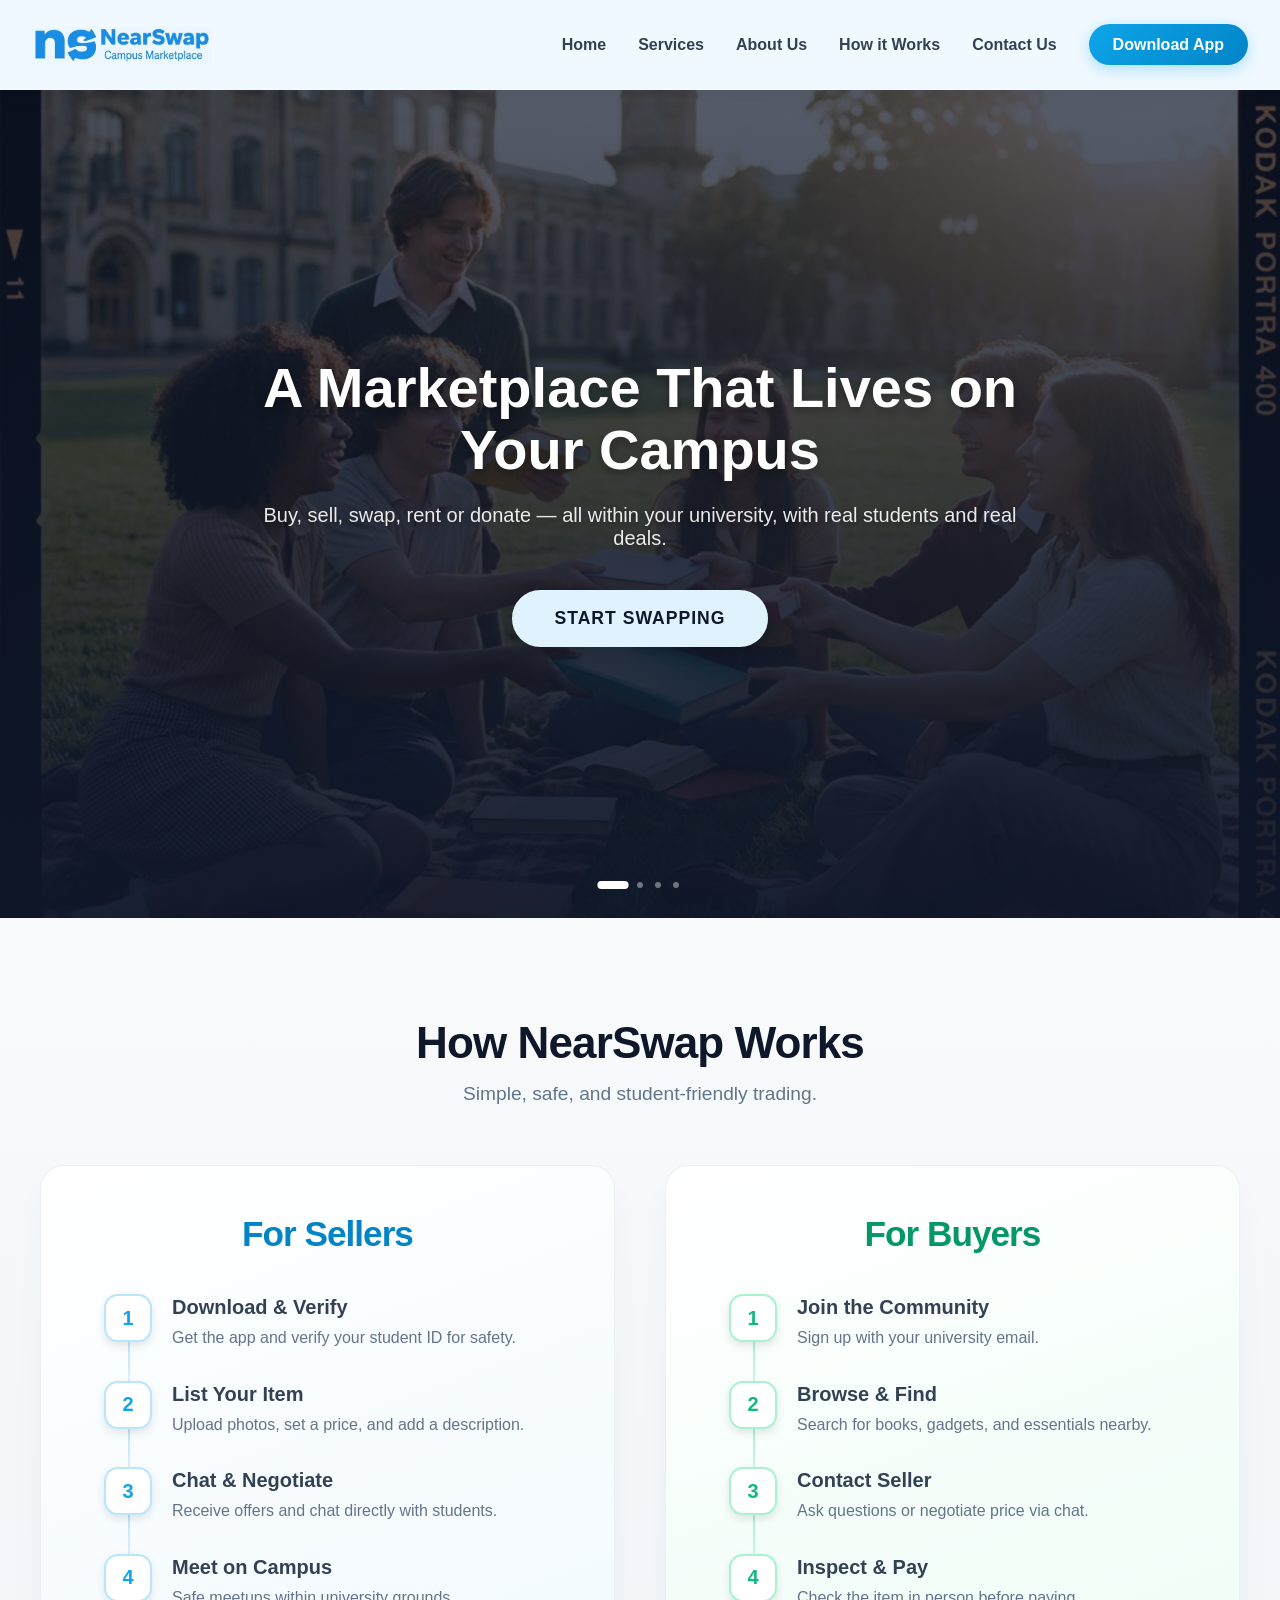
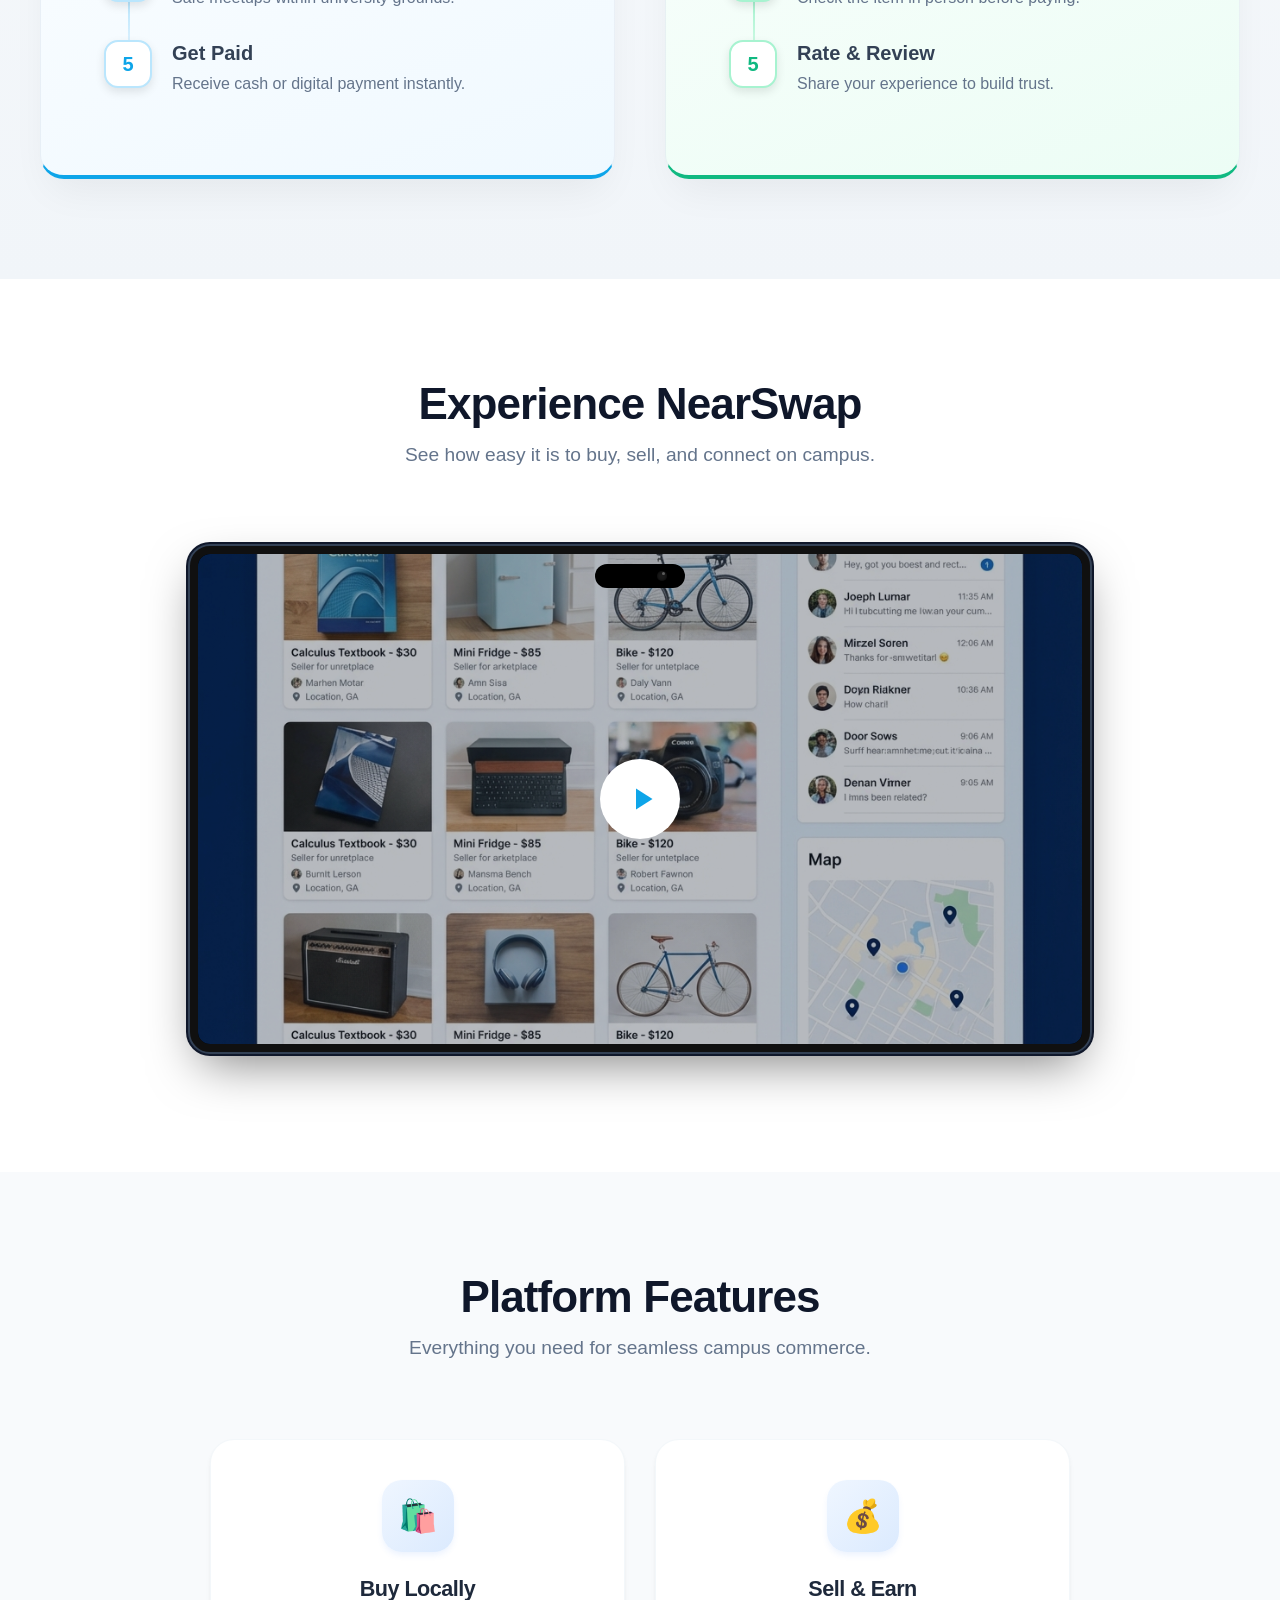
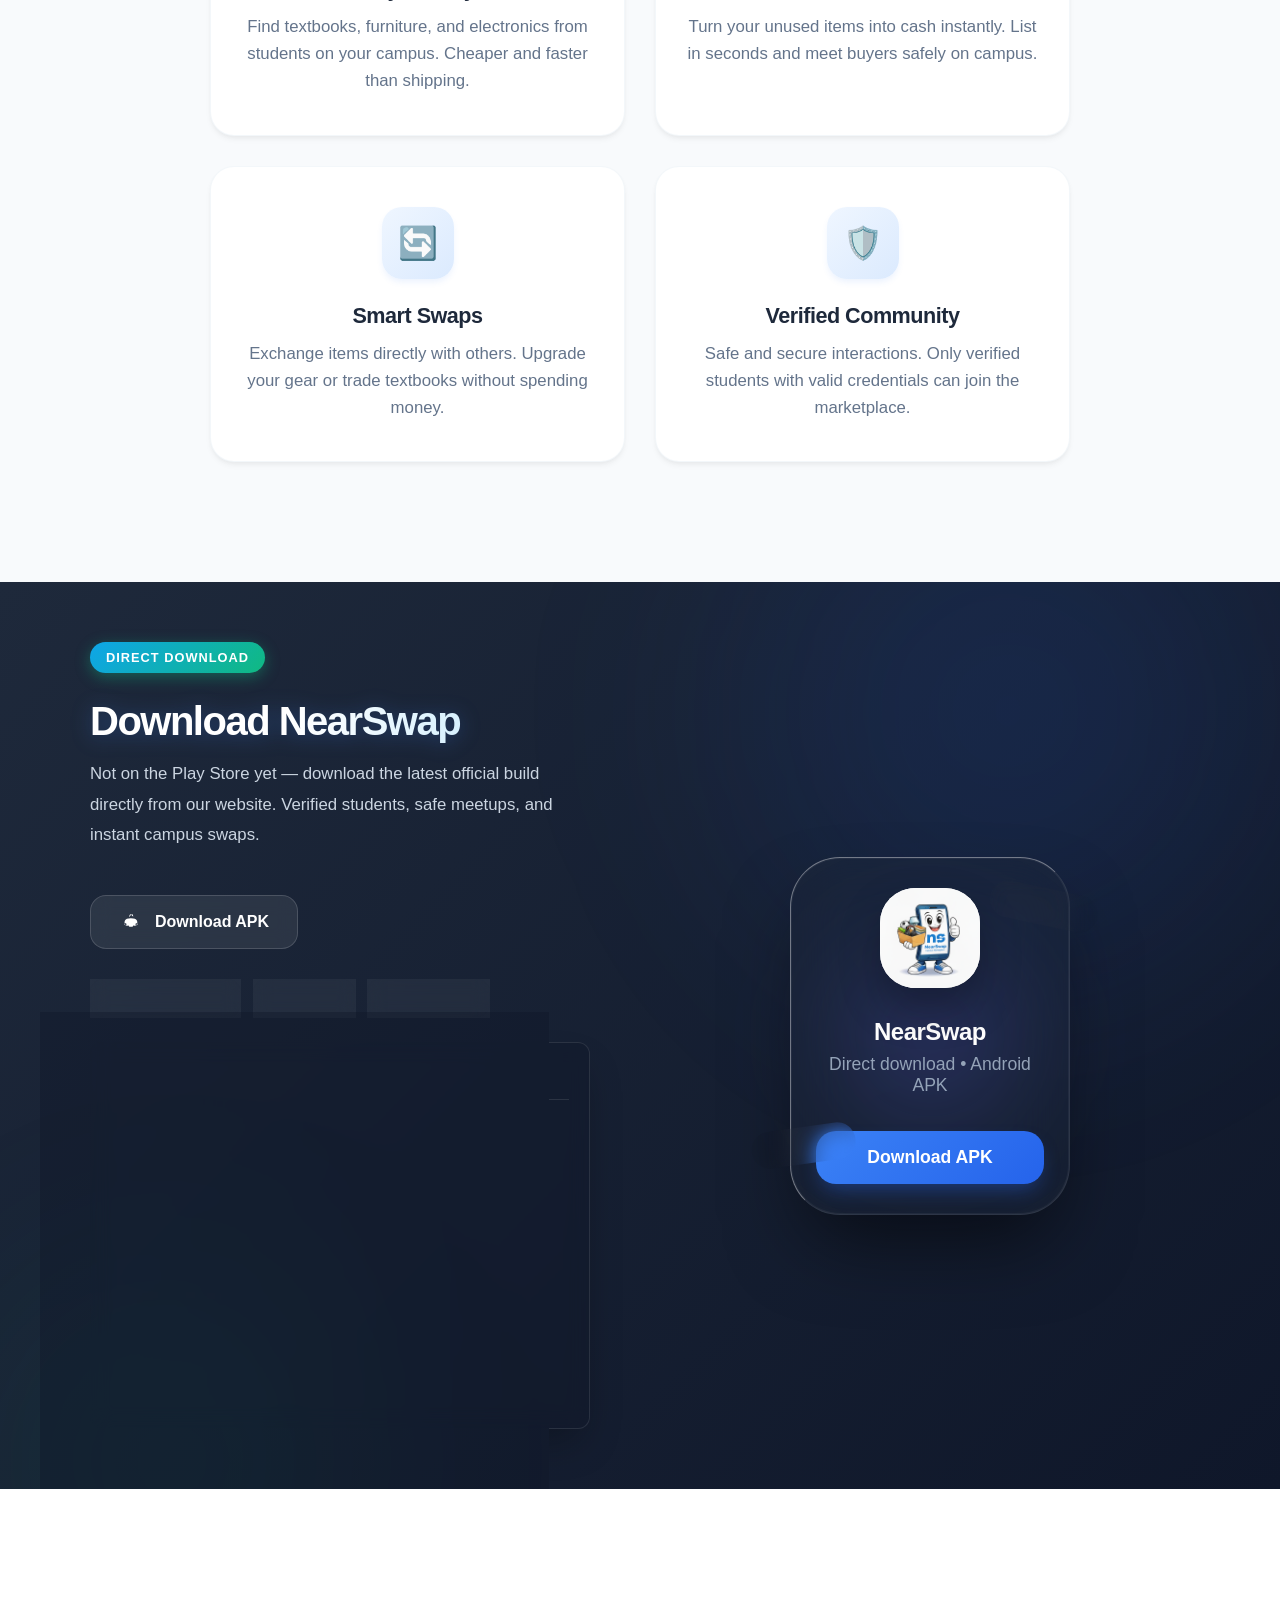
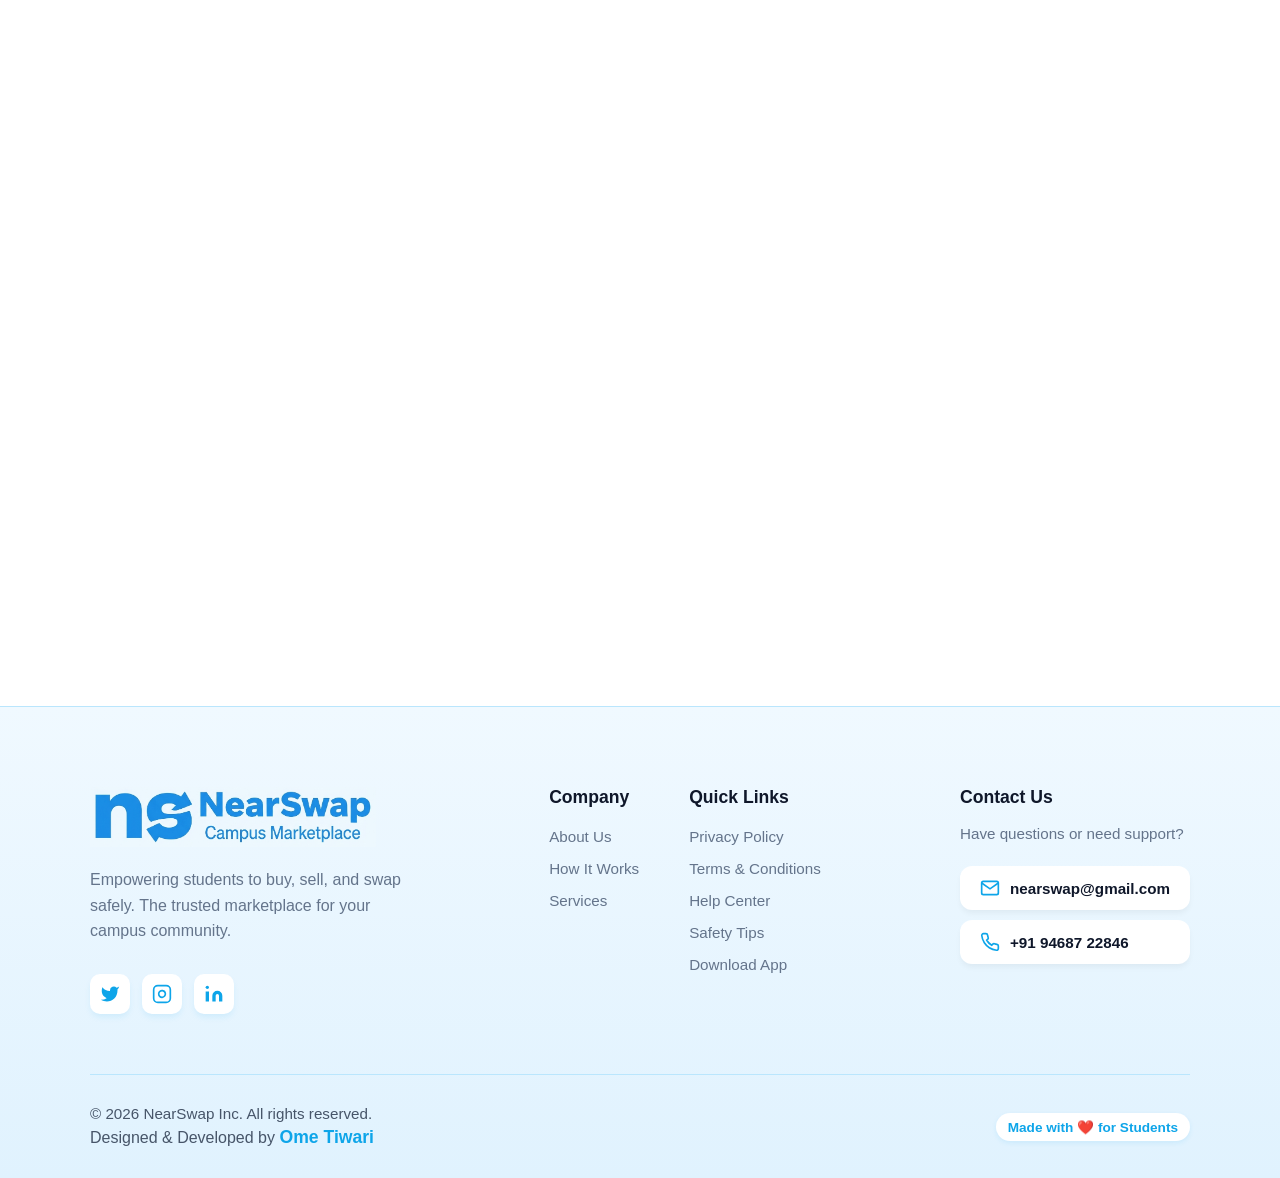
<file: index.html>
<!DOCTYPE html>
<html lang="en">
<head>
    <meta charset="UTF-8">
    <meta name="viewport" content="width=device-width, initial-scale=1.0">
    <title>NearSwap - Campus Marketplace for University Students</title>
    <meta name="description" content="NearSwap is a verified campus marketplace for university students to buy, sell, swap, rent, and donate items locally. Safe meetups, student-only access, and fast deals on campus." />
    <meta name="keywords" content="NearSwap, campus marketplace, university marketplace, student marketplace, buy and sell on campus, swap items, student classifieds, college buy sell trade, used textbooks, used furniture, student deals, campus community, verified students, safe meetups" />
    <meta name="robots" content="index,follow,max-image-preview:large" />
    <link rel="canonical" href="https://nearswap.netlify.app/" />
    <meta name="google-site-verification" content="_mfGh3iRKjbuET0q0koeG2RKf3tEAYfiBtkZCObWiEw" />

    <meta property="og:type" content="website" />
    <meta property="og:site_name" content="NearSwap" />
    <meta property="og:title" content="NearSwap - Campus Marketplace for University Students" />
    <meta property="og:description" content="Buy, sell, swap, rent, or donate within your university community. Verified students and safe meetups on campus." />
    <meta property="og:url" content="https://nearswap.netlify.app/" />
    <meta property="og:image" content="https://nearswap.netlify.app/assets/logo.png" />

    <meta name="twitter:card" content="summary_large_image" />
    <meta name="twitter:title" content="NearSwap - Campus Marketplace" />
    <meta name="twitter:description" content="A verified student-only marketplace to buy, sell, and swap on campus." />
    <meta name="twitter:image" content="https://nearswap.netlify.app/assets/logo.png" />

    <!-- Analytics (configure GA4 ID in /analytics.js) -->
    <script src="/analytics.js" defer></script>

    <script type="application/ld+json">
        {
            "@context": "https://schema.org",
            "@graph": [
                {
                    "@type": "Organization",
                    "@id": "https://nearswap.netlify.app/#organization",
                    "name": "NearSwap",
                    "url": "https://nearswap.netlify.app/",
                    "logo": "https://nearswap.netlify.app/assets/logo.png",
                    "sameAs": [
                        "https://x.com/nearswapindia",
                        "https://www.instagram.com/nearswap/"
                    ],
                    "contactPoint": {
                        "@type": "ContactPoint",
                        "contactType": "customer support",
                        "email": "nearswap@gmail.com"
                    }
                },
                {
                    "@type": "WebSite",
                    "@id": "https://nearswap.netlify.app/#website",
                    "url": "https://nearswap.netlify.app/",
                    "name": "NearSwap",
                    "publisher": {
                        "@id": "https://nearswap.netlify.app/#organization"
                    }
                },
                {
                    "@type": "MobileApplication",
                    "name": "NearSwap",
                    "operatingSystem": "Android",
                    "applicationCategory": "ShoppingApplication",
                    "downloadUrl": "https://nearswap.netlify.app/downloads/NearSwap-CampusMarketplace.apk"
                }
            ]
        }
    </script>
    <link rel="icon" href="assets/logo.png" type="image/png">
    <link rel="apple-touch-icon" href="assets/logo.png">
    <link rel="preconnect" href="https://fonts.googleapis.com">
    <link rel="preconnect" href="https://fonts.gstatic.com" crossorigin>
    <link rel="stylesheet" href="style.css">
</head>
<body>
    <header>
        <div class="logo-container">
            <img src="assets/logoname_footer.png" alt="NearSwap - Campus Marketplace" class="logo-full">
        </div>
        <div class="menu-toggle" id="mobile-menu">
            <span class="bar"></span>
            <span class="bar"></span>
            <span class="bar"></span>
        </div>
        <nav class="nav-menu">
            <ul>
                <li><a href="#home">Home</a></li>
                <li><a href="#services">Services</a></li>
                <li><a href="#about-us">About Us</a></li>
                <li><a href="#how-it-works">How it Works</a></li>
                <li><a href="#contact">Contact Us</a></li>
                <li><a href="#download-app" class="btn-download">Download App</a></li>
            </ul>
        </nav>
    </header>

    <main>

    <section id="home"></section>
    <section id="hero">
        <!-- Slide 1 -->
        <div class="hero-slide active" style="background-image: url('assets/banner1.png');">
            <div class="overlay"></div>
            <div class="content">
                <h1>A Marketplace That Lives on Your Campus</h1>
                <p>Buy, sell, swap, rent or donate — all within your university, with real students and real deals.</p>
                <a href="#download-app" class="btn-hero">Start Swapping</a>
            </div>
        </div>

        <!-- Slide 2 -->
        <div class="hero-slide" style="background-image: url('assets/banner2.png');">
            <div class="overlay"></div>
            <div class="content">
                <h1>Your Campus Has Everything — You Just Haven’t Swapped Yet</h1>
                <p>NearSwap unlocks the hidden value inside your university by connecting students through trusted, local exchanges.</p>
                <a href="#download-app" class="btn-hero">Explore Store</a>
            </div>
        </div>

        <!-- Slide 3 -->
        <div class="hero-slide" style="background-image: url('assets/banner3.png');">
            <div class="overlay"></div>
            <div class="content">
                <h1>Turn What You Don’t Use Into What You Need</h1>
                <p>From books to gadgets, NearSwap helps students exchange value, not just money.</p>
                <a href="#download-app" class="btn-hero">Join Now</a>
            </div>
        </div>

        <!-- Slide 4 -->
        <div class="hero-slide" style="background-image: url('assets/banner4.png');">
            <div class="overlay"></div>
            <div class="content">
                <h1>Sustainable & Creative Campus Living</h1>
                <p>Upcycle, reuse, and find unique items from creative students.</p>
                <a href="#about-us" class="btn-hero">Get Inspired</a>
            </div>
        </div>

        <div class="hero-dots">
            <span class="dot active" data-slide="0"></span>
            <span class="dot" data-slide="1"></span>
            <span class="dot" data-slide="2"></span>
            <span class="dot" data-slide="3"></span>
        </div>
    </section>


    <!-- How It Works Section -->
    <section id="how-it-works" class="how-it-works">
        <div class="section-title">
            <h2>How NearSwap Works</h2>
            <p>Simple, safe, and student-friendly trading.</p>
        </div>
        
        <div class="steps-container">
            <!-- Sell Item Column -->
            <div class="process-card sell">
                <h3>For Sellers</h3>
                <div class="step-list">
                    <div class="step-item">
                        <div class="step-number">1</div>
                        <div class="step-content">
                            <h4>Download & Verify</h4>
                            <p>Get the app and verify your student ID for safety.</p>
                        </div>
                    </div>
                    <div class="step-item">
                        <div class="step-number">2</div>
                        <div class="step-content">
                            <h4>List Your Item</h4>
                            <p>Upload photos, set a price, and add a description.</p>
                        </div>
                    </div>
                    <div class="step-item">
                        <div class="step-number">3</div>
                        <div class="step-content">
                            <h4>Chat & Negotiate</h4>
                            <p>Receive offers and chat directly with students.</p>
                        </div>
                    </div>
                    <div class="step-item">
                        <div class="step-number">4</div>
                        <div class="step-content">
                            <h4>Meet on Campus</h4>
                            <p>Safe meetups within university grounds.</p>
                        </div>
                    </div>
                    <div class="step-item">
                        <div class="step-number">5</div>
                        <div class="step-content">
                            <h4>Get Paid</h4>
                            <p>Receive cash or digital payment instantly.</p>
                        </div>
                    </div>
                </div>
            </div>

            <!-- Buy Item Column -->
            <div class="process-card buy">
                <h3>For Buyers</h3>
                <div class="step-list">
                    <div class="step-item">
                        <div class="step-number">1</div>
                        <div class="step-content">
                            <h4>Join the Community</h4>
                            <p>Sign up with your university email.</p>
                        </div>
                    </div>
                    <div class="step-item">
                        <div class="step-number">2</div>
                        <div class="step-content">
                            <h4>Browse & Find</h4>
                            <p>Search for books, gadgets, and essentials nearby.</p>
                        </div>
                    </div>
                    <div class="step-item">
                        <div class="step-number">3</div>
                        <div class="step-content">
                            <h4>Contact Seller</h4>
                            <p>Ask questions or negotiate price via chat.</p>
                        </div>
                    </div>
                    <div class="step-item">
                        <div class="step-number">4</div>
                        <div class="step-content">
                            <h4>Inspect & Pay</h4>
                            <p>Check the item in person before paying.</p>
                        </div>
                    </div>
                    <div class="step-item">
                        <div class="step-number">5</div>
                        <div class="step-content">
                            <h4>Rate & Review</h4>
                            <p>Share your experience to build trust.</p>
                        </div>
                    </div>
                </div>
            </div>
        </div>
    </section>

    <!-- How to Use App Section -->
    <section id="how-to-use" class="how-to-use">
        <div class="section-title">
            <h2>Experience NearSwap</h2>
            <p>See how easy it is to buy, sell, and connect on campus.</p>
        </div>

        <div class="video-container">
            <div class="phone-frame" id="phoneFrame">
                <!-- Phone notch/camera -->
                <div class="notch-container">
                    <div class="notch"></div>
                </div>

                <!-- Video Overlay (Thumbnail + Play Button) -->
                <div class="video-overlay" id="videoOverlay">
                    <div class="play-button" id="playBtn">
                        <svg viewBox="0 0 24 24" width="32" height="32" fill="currentColor">
                            <path d="M8 5v14l11-7z"/>
                        </svg>
                    </div>
                </div>
                
                <!-- Main Image -->
                <img src="assets/app_screen_landscape.png" alt="How to use NearSwap" class="app-screen-img" id="videoThumbnail">
                
                <!-- YouTube Iframe Container (Hidden initially) -->
                <div class="iframe-container" id="iframeContainer">
                    <!-- Iframe will be injected here on click to prevent heavy load -->
                </div>
            </div>
        </div>
    </section>

    <!-- Services Section -->
    <section class="services-section" id="services">
        <div class="container">
            <div class="section-title">
                <h2>Platform Features</h2>
                <p>Everything you need for seamless campus commerce.</p>
            </div>
            
            <div class="services-grid">
                <!-- Service 1: Buy -->
                <div class="service-card">
                    <div class="service-icon-wrapper">
                        <div class="service-icon">🛍️</div>
                    </div>
                    <h3>Buy Locally</h3>
                    <p>Find textbooks, furniture, and electronics from students on your campus. Cheaper and faster than shipping.</p>
                </div>

                <!-- Service 2: Sell -->
                <div class="service-card">
                    <div class="service-icon-wrapper">
                        <div class="service-icon">💰</div>
                    </div>
                    <h3>Sell & Earn</h3>
                    <p>Turn your unused items into cash instantly. List in seconds and meet buyers safely on campus.</p>
                </div>

                <!-- Service 3: Swap -->
                <div class="service-card">
                    <div class="service-icon-wrapper">
                        <div class="service-icon">🔄</div>
                    </div>
                    <h3>Smart Swaps</h3>
                    <p>Exchange items directly with others. Upgrade your gear or trade textbooks without spending money.</p>
                </div>

                <!-- Service 4: Community -->
                <div class="service-card">
                    <div class="service-icon-wrapper">
                        <div class="service-icon">🛡️</div>
                    </div>
                    <h3>Verified Community</h3>
                    <p>Safe and secure interactions. Only verified students with valid  credentials can join the marketplace.</p>
                </div>
            </div>
        </div>
    </section>

    <!-- Download App Section -->
    <section id="download-app" class="download-section">
        <div class="download-container">
            <div class="download-content">
                <span class="badge-new">Direct Download</span>
                <h2>Download NearSwap</h2>
                <p>Not on the Play Store yet — download the latest official build directly from our website. Verified students, safe meetups, and instant campus swaps.</p>
                
                <div class="app-rating">
                    <!-- <div class="stars">★★★★★</div> -->
                    <!-- <span>4.8/5 from 2,000+ students</span> -->
                </div>

                <div class="store-buttons">
                    <a href="https://github.com/omtiwari0/NearSwap-Website/releases/download/v1.0.0/NearSwap-CampusMarketplace.apk" class="store-btn google" download>
                        <svg viewBox="0 0 24 24" width="24" height="24" fill="currentColor">
                            <path d="M17.523 15.3414c-.5511 0-.9993-.4486-.9993-.9997s.4482-.9993.9993-.9993c.5511 0 .9993.4482.9993.9993.0001.5511-.4482.9997-.9993.9997m-11.046 0c-.5511 0-.9993-.4486-.9993-.9997s.4482-.9993.9993-.9993c.5511 0 .9993.4482.9993.9993 0 .5511-.4482.9997-.9993.9997m11.405-4.7513c-.8616-1.5009-2.5-2.3662-5.9449-2.3662-3.4447 0-5.0833.8653-5.9449 2.3662-.961 1.6668-.344 5.3789 2.0622 5.0947.6974-.0818 1.4882-.2929 1.4882-.2929.4312 1.3504 1.2536 1.3504 2.3945 1.3504 1.1409 0 1.9633 0 2.3945-1.3504 0 0 .7875.2111 1.4849.2929 2.4095.2842 3.0264-3.4279 2.0655-5.0947m-6.4719-5.1165c.3283 0 .5948-.2665.5948-.5948 0-.3283-.2665-.5948-.5948-.5948-.2408 0-.443.1492-.5363.3603-.23.5186-.5314 1.1278-.7183 1.5647-.0768.1798.0065.3854.1865.4622.1798.0772.3854-.0065.4621-.1865.132-.3088.3582-.7672.5457-1.1895.0195.1136.0602.1834.0602.1834m2.6232 1.006c.1799-.0768.2629-.2824.1865-.4622-.1869-.4368-.4884-1.0461-.7184-1.5647-.0933-.2111-.2955-.3603-.5363-.3603-.3283 0-.5948.2665-.5948.5948 0 0 .0412-.0698.0602-.1834.1874.4223.4137.8807.5457 1.1895.0768.18.2824.2637.4622.1865"/>
                        </svg>
                        <span>Download APK</span>
                    </a>
                </div>

                <div class="download-meta" aria-label="Download details">
                    <span class="meta-pill">
                        <svg width="16" height="16" fill="none" stroke="currentColor" stroke-width="2.5" viewBox="0 0 24 24"><path d="M14 2H6a2 2 0 0 0-2 2v16a2 2 0 0 0 2 2h12a2 2 0 0 0 2-2V8z"></path><polyline points="14 2 14 8 20 8"></polyline><line x1="12" y1="18" x2="12" y2="12"></line><line x1="9" y1="15" x2="15" y2="15"></line></svg>
                        Android APK
                    </span>
                    <span class="meta-pill">
                        <svg width="16" height="16" fill="none" stroke="currentColor" stroke-width="2.5" viewBox="0 0 24 24"><path d="M20.59 13.41l-7.17 7.17a2 2 0 0 1-2.83 0L2 12V2h10l8.59 8.59a2 2 0 0 1 0 2.82z"></path><line x1="7" y1="7" x2="7.01" y2="7"></line></svg>
                        v1.0.0
                    </span>
                    <span class="meta-pill">
                        <svg width="16" height="16" fill="none" stroke="currentColor" stroke-width="2.5" viewBox="0 0 24 24"><rect x="3" y="4" width="18" height="18" rx="2" ry="2"></rect><line x1="16" y1="2" x2="16" y2="6"></line><line x1="8" y1="2" x2="8" y2="6"></line><line x1="3" y1="10" x2="21" y2="10"></line></svg>
                        Jan 2026
                    </span>
                </div>

                <div class="download-guidelines" aria-label="Download rules">
                    <h4>Installation Guide</h4>
                    <ul>
                        <li>Download the APK file directly from this page.</li>
                        <li>Open the file from your browser's "Downloads" section.</li>
                        <li>If prompted, allow installation from "Unknown Sources" in settings.</li>
                        <li>Follow the on-screen instructions to complete setup.</li>
                    </ul>
                    <p class="guidelines-note">
                        <svg width="14" height="14" fill="none" stroke="currentColor" stroke-width="2" viewBox="0 0 24 24" style="display:inline; vertical-align:middle; margin-right:4px;"><circle cx="12" cy="12" r="10"></circle><line x1="12" y1="16" x2="12" y2="12"></line><line x1="12" y1="8" x2="12.01" y2="8"></line></svg>
                        <strong>Note:</strong> Safe & verified by NearSwap. Ignore "harmful" warnings common for direct APK downloads.
                    </p>
                </div>
            </div>

            <!-- Stylized Floating App Card -->
            <div class="app-spotlight-wrapper">
                <div class="app-glass-card">
                    <div class="card-glow"></div>
                    <div class="app-icon-large">
                        <img src="assets/logo.png" alt="NearSwap Logo">
                    </div>
                    <div class="card-content">
                        <h3>NearSwap</h3>
                        <p>Direct download • Android APK</p>
                        <a class="card-install-btn" href="https://github.com/omtiwari0/NearSwap-Website/releases/download/v1.0.0/NearSwap-CampusMarketplace.apk" download>Download APK</a>
                    </div>
                    <!-- Decorative Floating Elements -->
                    <div class="float-badge badge-1">🛡️ Verified</div>
                    <div class="float-badge badge-2">⚡ Instant</div>
                </div>
            </div>
        </div>
    </section>

    <!-- About Us Section -->
    <section id="about-us" class="about-section">
        <div class="about-container">
            <div class="about-header">
                <span class="about-tag">Our Mission</span>
                <h2>More Than A Marketplace</h2>
                <p>NearSwap was born from a simple idea: campus life is better when we share. We're dedicated to creating a sustainable, secure, and connected community for students everywhere.</p>
            </div>
            
            <div class="values-grid">
                <!-- Value 1 -->
                <div class="value-card">
                    <div class="value-icon green">
                        <svg width="32" height="32" viewBox="0 0 24 24" fill="none" stroke="currentColor" stroke-width="2" stroke-linecap="round" stroke-linejoin="round"><path d="M12 2.69l5.66 5.66a8 8 0 1 1-11.31 0z"></path></svg>
                    </div>
                    <h3>Sustainable Living</h3>
                    <p>Reducing waste by giving pre-loved campus essentials a second life. Trade locally, save the planet.</p>
                </div>

                <!-- Value 2 -->
                <div class="value-card blue">
                    <div class="value-icon blue">
                        <svg width="32" height="32" viewBox="0 0 24 24" fill="none" stroke="currentColor" stroke-width="2" stroke-linecap="round" stroke-linejoin="round"><path d="M12 22s8-4 8-10V5l-8-3-8 3v7c0 6 8 10 8 10z"></path></svg>
                    </div>
                    <h3>Verified Safety</h3>
                    <p>Exclusive to verified students. No strangers, just classmates. We prioritize safety above all else.</p>
                </div>

                <!-- Value 3 -->
                <div class="value-card purple">
                    <div class="value-icon purple">
                        <svg width="32" height="32" viewBox="0 0 24 24" fill="none" stroke="currentColor" stroke-width="2" stroke-linecap="round" stroke-linejoin="round"><path d="M17 21v-2a4 4 0 0 0-4-4H5a4 4 0 0 0-4 4v2"></path><circle cx="9" cy="7" r="4"></circle><path d="M23 21v-2a4 4 0 0 0-3-3.87"></path><path d="M16 3.13a4 4 0 0 1 0 7.75"></path></svg>
                    </div>
                    <h3>Community First</h3>
                    <p>Building real connections on campus. Meet up, swap stories (and textbooks), and make friends.</p>
                </div>
            </div>
        </div>
    </section>

    <!-- Placeholder Sections for Navigation Testing -->


    <!-- Expanded Sky Blue Footer -->
    </main>

    <footer id="contact" class="site-footer">
        <div class="footer-content">
            <!-- Brand Column -->
            <div class="footer-brand-col">
                <div class="brand-logo">
                    <img src="assets/logoname_footer.png" alt="NearSwap">
                </div>
                <p class="brand-mission">
                    Empowering students to buy, sell, and swap safely. The trusted marketplace for your campus community.
                </p>
                <div class="social-links">
                    <a href="https://x.com/nearswapindia" class="social-icon" aria-label="Twitter" target="_blank" rel="noopener noreferrer">
                        <svg width="20" height="20" fill="currentColor" viewBox="0 0 24 24"><path d="M23 3a10.9 10.9 0 0 1-3.14 1.53 4.48 4.48 0 0 0-7.86 3v1A10.66 10.66 0 0 1 3 4s-4 9 5 13a11.64 11.64 0 0 1-7 2c9 5 20 0 20-11.5a4.5 4.5 0 0 0-.08-.83A7.72 7.72 0 0 0 23 3z"></path></svg>
                    </a>
                    <a href="https://www.instagram.com/nearswap/" class="social-icon" aria-label="Instagram" target="_blank" rel="noopener noreferrer">
                        <svg width="20" height="20" fill="none" stroke="currentColor" stroke-width="2" viewBox="0 0 24 24"><rect x="2" y="2" width="20" height="20" rx="5" ry="5"></rect><path d="M16 11.37A4 4 0 1 1 12.63 8 4 4 0 0 1 16 11.37z"></path><line x1="17.5" y1="6.5" x2="17.51" y2="6.5"></line></svg>
                    </a>
                    <a href="https://www.linkedin.com/company/110956431/admin/dashboard/" class="social-icon" aria-label="LinkedIn" target="_blank" rel="noopener noreferrer">
                        <svg width="20" height="20" fill="currentColor" viewBox="0 0 24 24"><path d="M16 8a6 6 0 0 1 6 6v7h-4v-7a2 2 0 0 0-2-2 2 2 0 0 0-2 2v7h-4v-7a6 6 0 0 1 6-6z"></path><rect x="2" y="9" width="4" height="12"></rect><circle cx="4" cy="4" r="2"></circle></svg>
                    </a>
                </div>
            </div>

            <!-- Navigation Links -->
            <div class="footer-links-grid">
                <div class="link-col">
                    <h4>Company</h4>
                    <a href="#about-us">About Us</a>
                    <a href="#how-it-works">How It Works</a>
                    <a href="#services">Services</a>
                </div>
                <div class="link-col">
                    <h4>Quick Links</h4>
                    <a href="pages/privacy.html">Privacy Policy</a>
                    <a href="pages/terms.html">Terms & Conditions</a>
                    <a href="pages/help.html">Help Center</a>
                    <a href="pages/safety.html">Safety Tips</a>
                    <a href="#download-app">Download App</a>
                </div>
            </div>

            <!-- Newsletter Column -->
            <div class="footer-newsletter">
                <h4>Contact Us</h4>
                <p>Have questions or need support?</p>
                <a href="mailto:nearswap@gmail.com" style="display: flex; align-items: center; gap: 10px; color: #0f172a; font-weight: 600; text-decoration: none; margin-top: 15px; background: white; padding: 12px 20px; border-radius: 12px; box-shadow: 0 4px 6px -1px rgba(0,0,0,0.05);">
                    <svg width="20" height="20" fill="none" stroke="#0ea5e9" stroke-width="2" viewBox="0 0 24 24"><path d="M4 4h16c1.1 0 2 .9 2 2v12c0 1.1-.9 2-2 2H4c-1.1 0-2-.9-2-2V6c0-1.1.9-2 2-2z"></path><polyline points="22,6 12,13 2,6"></polyline></svg>
                    nearswap@gmail.com
                </a>
                <a href="tel:+919468722846" style="display: flex; align-items: center; gap: 10px; color: #0f172a; font-weight: 600; text-decoration: none; margin-top: 10px; background: white; padding: 12px 20px; border-radius: 12px; box-shadow: 0 4px 6px -1px rgba(0,0,0,0.05);">
                    <svg width="20" height="20" fill="none" stroke="#0ea5e9" stroke-width="2" viewBox="0 0 24 24"><path d="M22 16.92v3a2 2 0 0 1-2.18 2 19.79 19.79 0 0 1-8.63-3.07 19.5 19.5 0 0 1-6-6 19.79 19.79 0 0 1-3.07-8.67A2 2 0 0 1 4.11 2h3a2 2 0 0 1 2 1.72 12.84 12.84 0 0 0 .7 2.81 2 2 0 0 1-.45 2.11L8.09 9.91a16 16 0 0 0 6 6l1.27-1.27a2 2 0 0 1 2.11-.45 12.84 12.84 0 0 0 2.81.7A2 2 0 0 1 22 16.92z"></path></svg>
                    +91 94687 22846
                </a>
            </div>
        </div>

        <div class="footer-bottom">
            <div class="copyright-group">
                <p>&copy; 2026 NearSwap Inc. All rights reserved.</p>
                <p class="developer-credit">Designed & Developed by <a href="https://www.linkedin.com/in/ome-tiwari-9080a9314/" target="_blank" rel="noopener noreferrer">Ome Tiwari</a></p>
            </div>
            <div class="footer-badge">
                Made with ❤️ for Students
            </div>
        </div>
    </footer>
    <script src="script.js"></script>
</body>
</html>
</file>
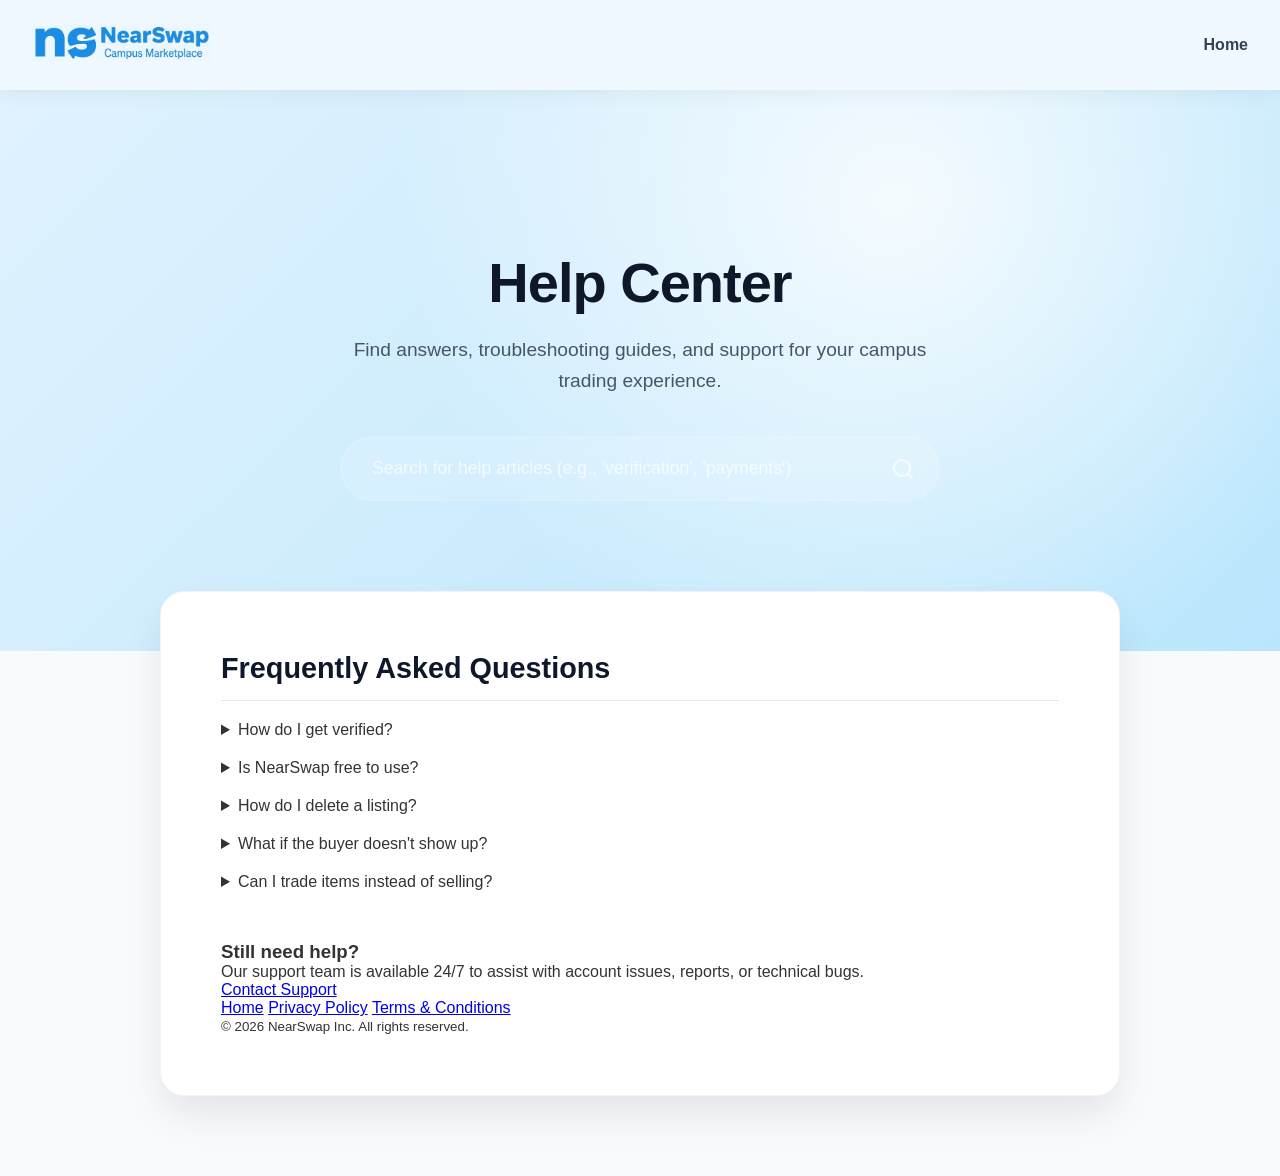
<file: pages/help.html>
<!DOCTYPE html>
<html lang="en">
<head>
    <meta charset="UTF-8">
    <meta name="viewport" content="width=device-width, initial-scale=1.0">
    <title>Help Center - NearSwap</title>
    <meta name="description" content="NearSwap Help Center: verification, listings, swapping, payments, safety tips, and support for university students using the campus marketplace." />
    <meta name="robots" content="index,follow" />
    <link rel="canonical" href="https://nearswap.netlify.app/pages/help.html" />

    <meta property="og:type" content="article" />
    <meta property="og:site_name" content="NearSwap" />
    <meta property="og:title" content="Help Center - NearSwap" />
    <meta property="og:description" content="Answers and support for NearSwap campus marketplace." />
    <meta property="og:url" content="https://nearswap.netlify.app/pages/help.html" />
    <meta property="og:image" content="https://nearswap.netlify.app/assets/logo.png" />

    <meta name="twitter:card" content="summary" />
    <meta name="twitter:title" content="Help Center - NearSwap" />
    <meta name="twitter:description" content="Support and FAQs for NearSwap." />

    <!-- Analytics (configure GA4 ID in /analytics.js) -->
    <script src="/analytics.js" defer></script>
    <link rel="icon" href="../assets/logo.png" type="image/png">
    <link rel="stylesheet" href="../style.css">
</head>
<body>
    <header>
        <div class="logo-container">
            <a href="../index.html">
                <img src="../assets/logoname_footer.png" alt="NearSwap" class="logo-full">
            </a>
        </div>
        <nav>
            <ul>
                <li><a href="../index.html">Home</a></li>
            </ul>
        </nav>
    </header>

    <div class="subpage-hero">
        <h1 class="subpage-title">Help Center</h1>
        <p class="subpage-subtitle">Find answers, troubleshooting guides, and support for your campus trading experience.</p>
        
        <div class="help-search-container" style="margin-top: 40px;">
            <input type="text" class="help-search-input" placeholder="Search for help articles (e.g., 'verification', 'payments')">
            <svg class="search-icon" width="24" height="24" fill="none" stroke="currentColor" stroke-width="2" stroke-linecap="round" stroke-linejoin="round"><circle cx="11" cy="11" r="8"></circle><line x1="21" y1="21" x2="16.65" y2="16.65"></line></svg>
        </div>
    </div>

    <div class="subpage-container">
        <div class="content-card">
            <div class="doc-section">
                <h2>Frequently Asked Questions</h2>
                <div class="faq-grid">
                    <details>
                        <summary>How do I get verified?</summary>
                        <p>To verify your account, sign up with your valid .edu email address. We will send a confirmation link to that inbox. Once clicked, your "Student Verified" badge will appear.</p>
                    </details>
        
                    <details>
                        <summary>Is NearSwap free to use?</summary>
                        <p>Yes! NearSwap is completely free to download and use. We do not charge listing fees for students.</p>
                    </details>
        
                    <details>
                        <summary>How do I delete a listing?</summary>
                        <p>Go to your "My Items" tab, tap the three dots on the item you want to remove, and select "Mark as Sold" or "Delete".</p>
                    </details>
        
                    <details>
                        <summary>What if the buyer doesn't show up?</summary>
                        <p>If a buyer ghosts you, you can report them in the chat. We recommend waiting 10-15 minutes and sending a message before leaving.</p>
                    </details>
        
                    <details>
                        <summary>Can I trade items instead of selling?</summary>
                        <p>Absolutely! NearSwap encourages swapping. Just select "Open to Offers/Trades" when you create your listing.</p>
                    </details>
                </div>
            </div>
    
            <div class="support-contact">
                <h3>Still need help?</h3>
                <p>Our support team is available 24/7 to assist with account issues, reports, or technical bugs.</p>
                <a href="mailto:nearswap@gmail.com" class="support-btn">Contact Support</a>
            </div>

            <div class="subpage-footer">
                <div class="footer-links">
                    <a href="../index.html">Home</a>
                    <a href="privacy.html">Privacy Policy</a>
                    <a href="terms.html">Terms & Conditions</a>
                </div>
                <small>© 2026 NearSwap Inc. All rights reserved.</small>
            </div>
        </div>
    </div>
</body>
</html>
</file>
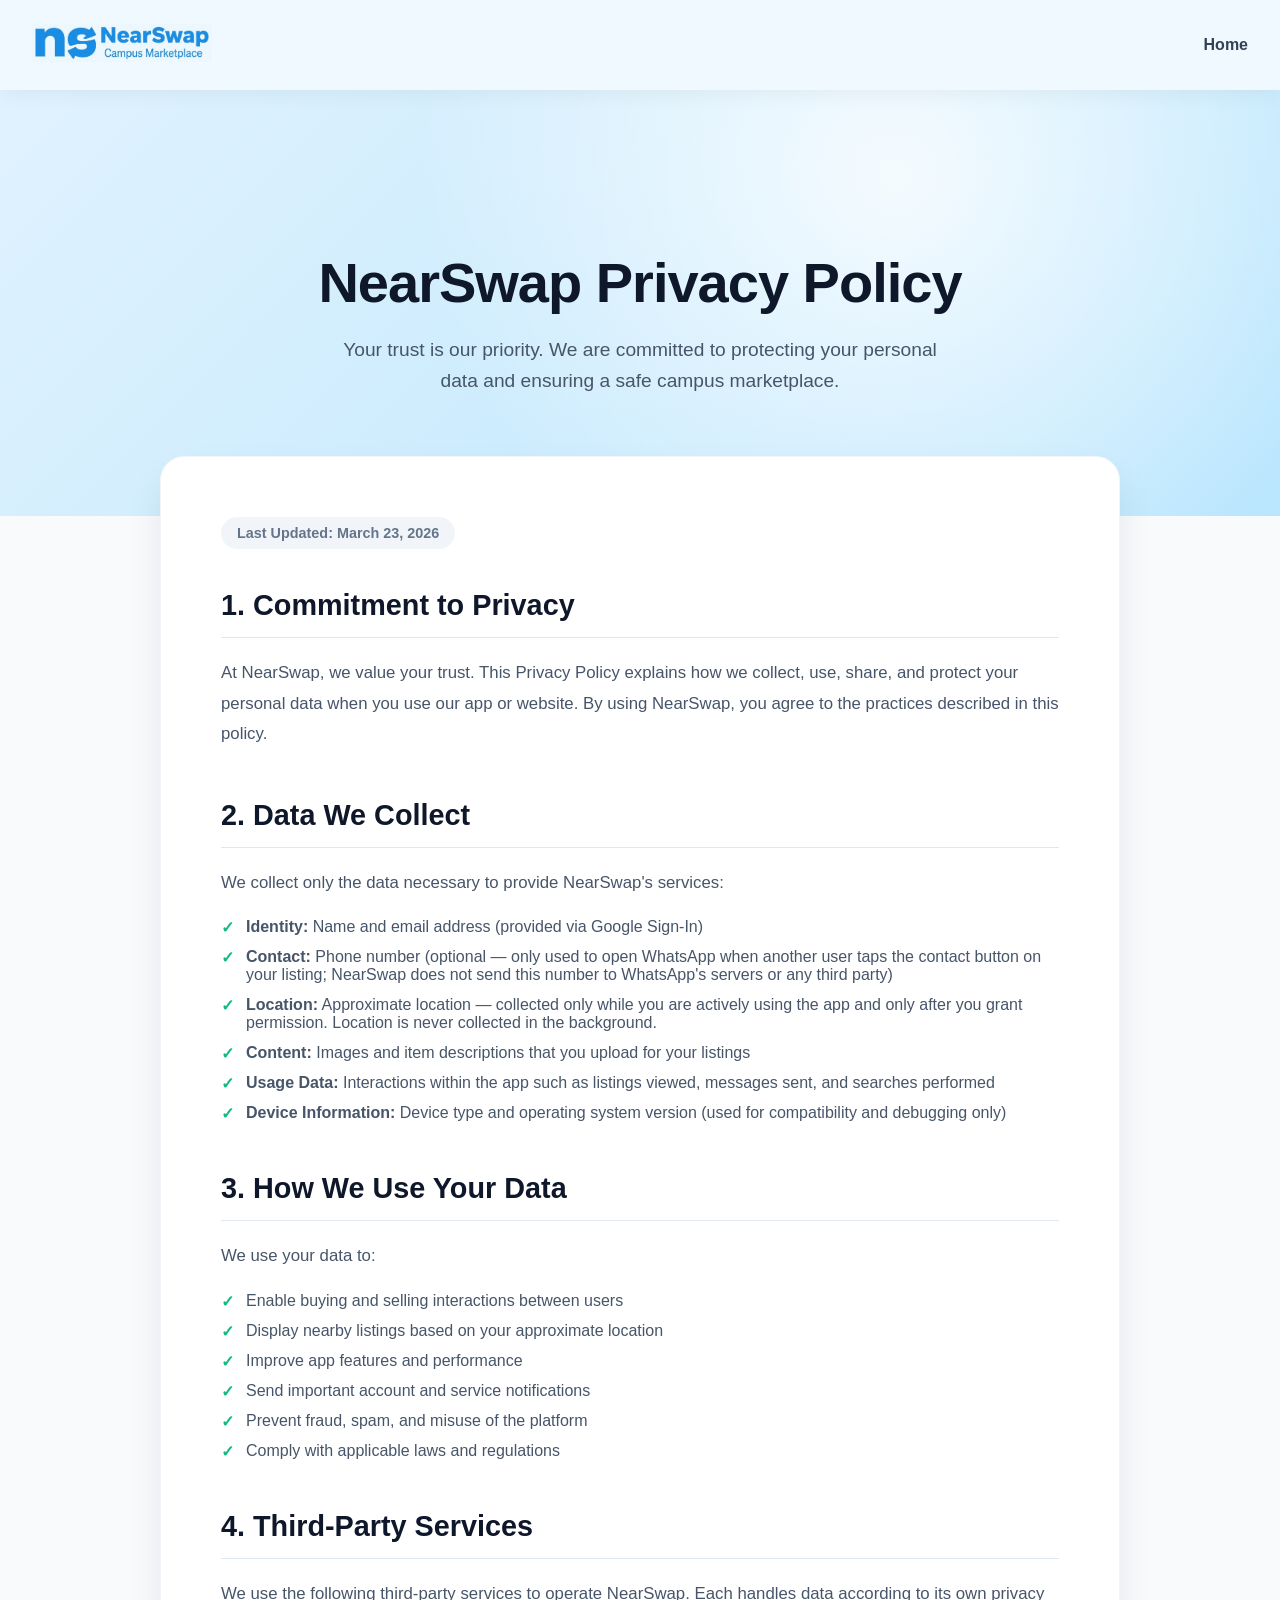
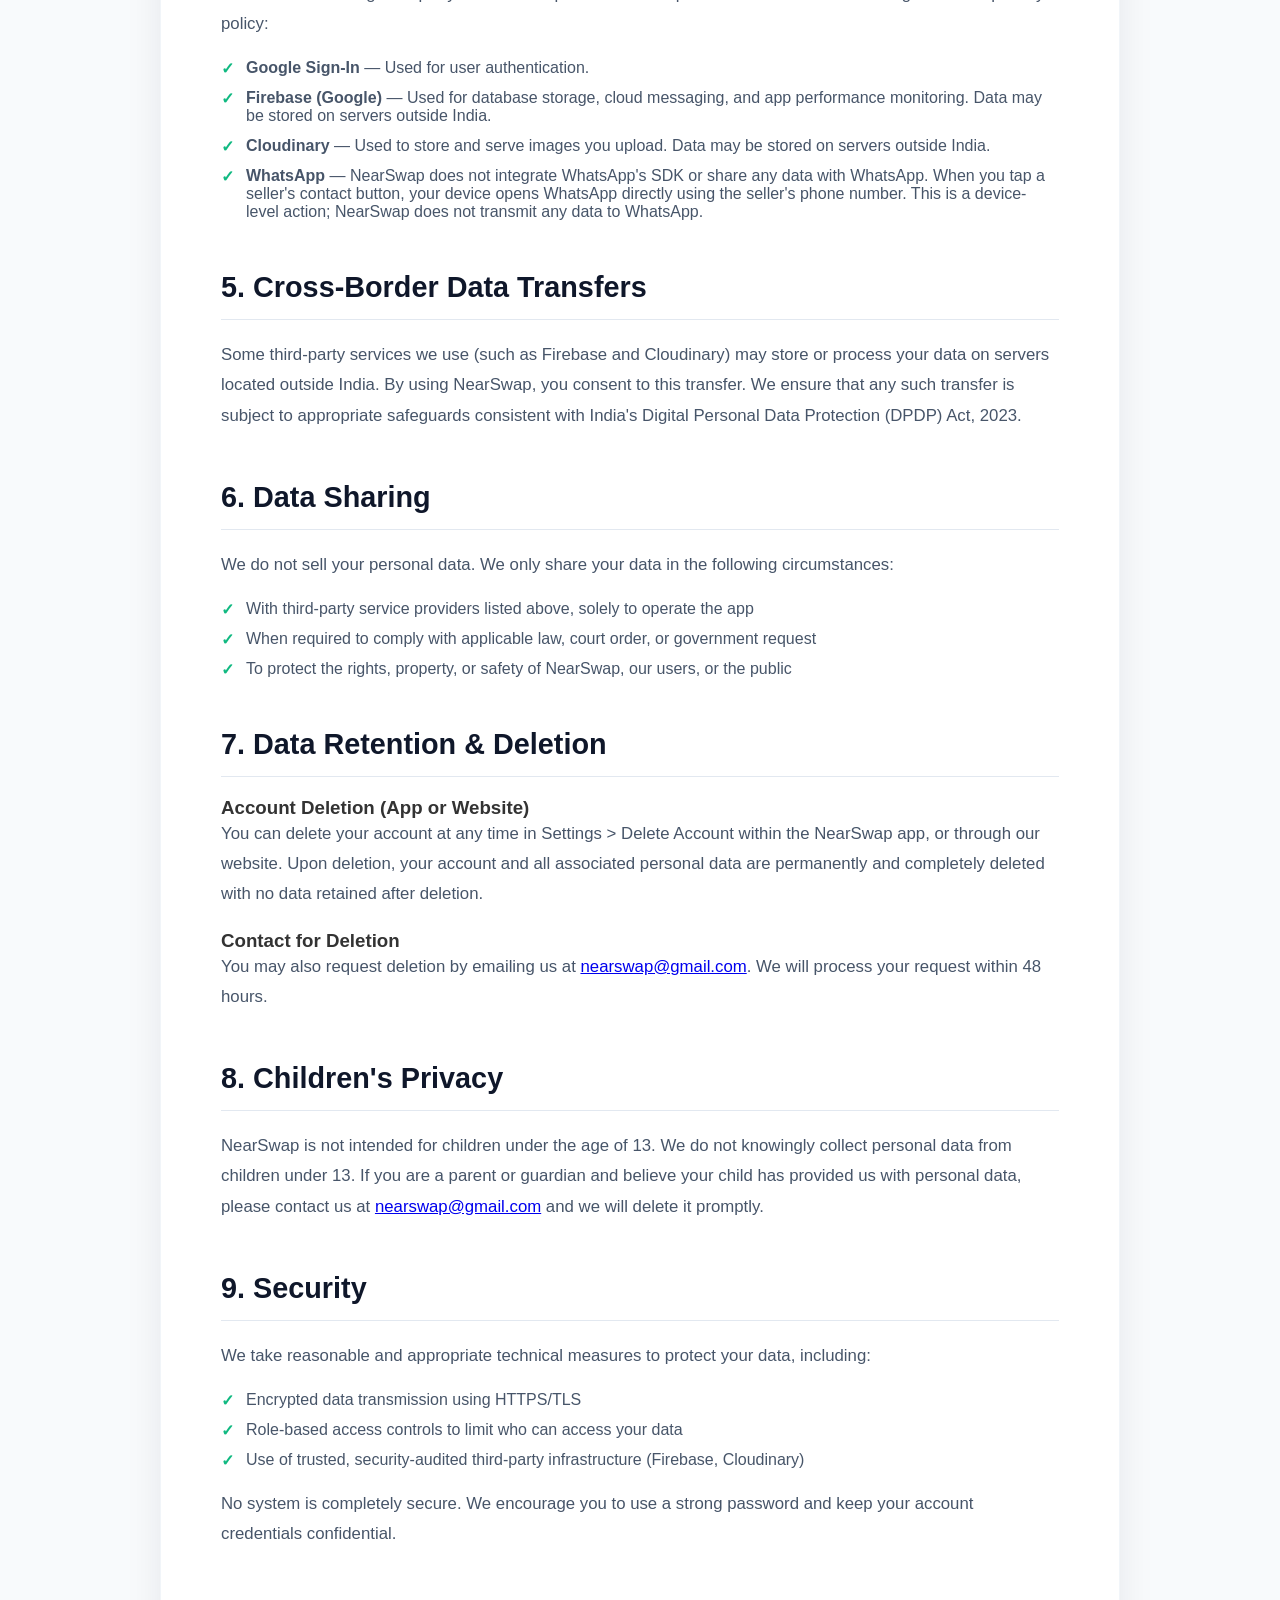
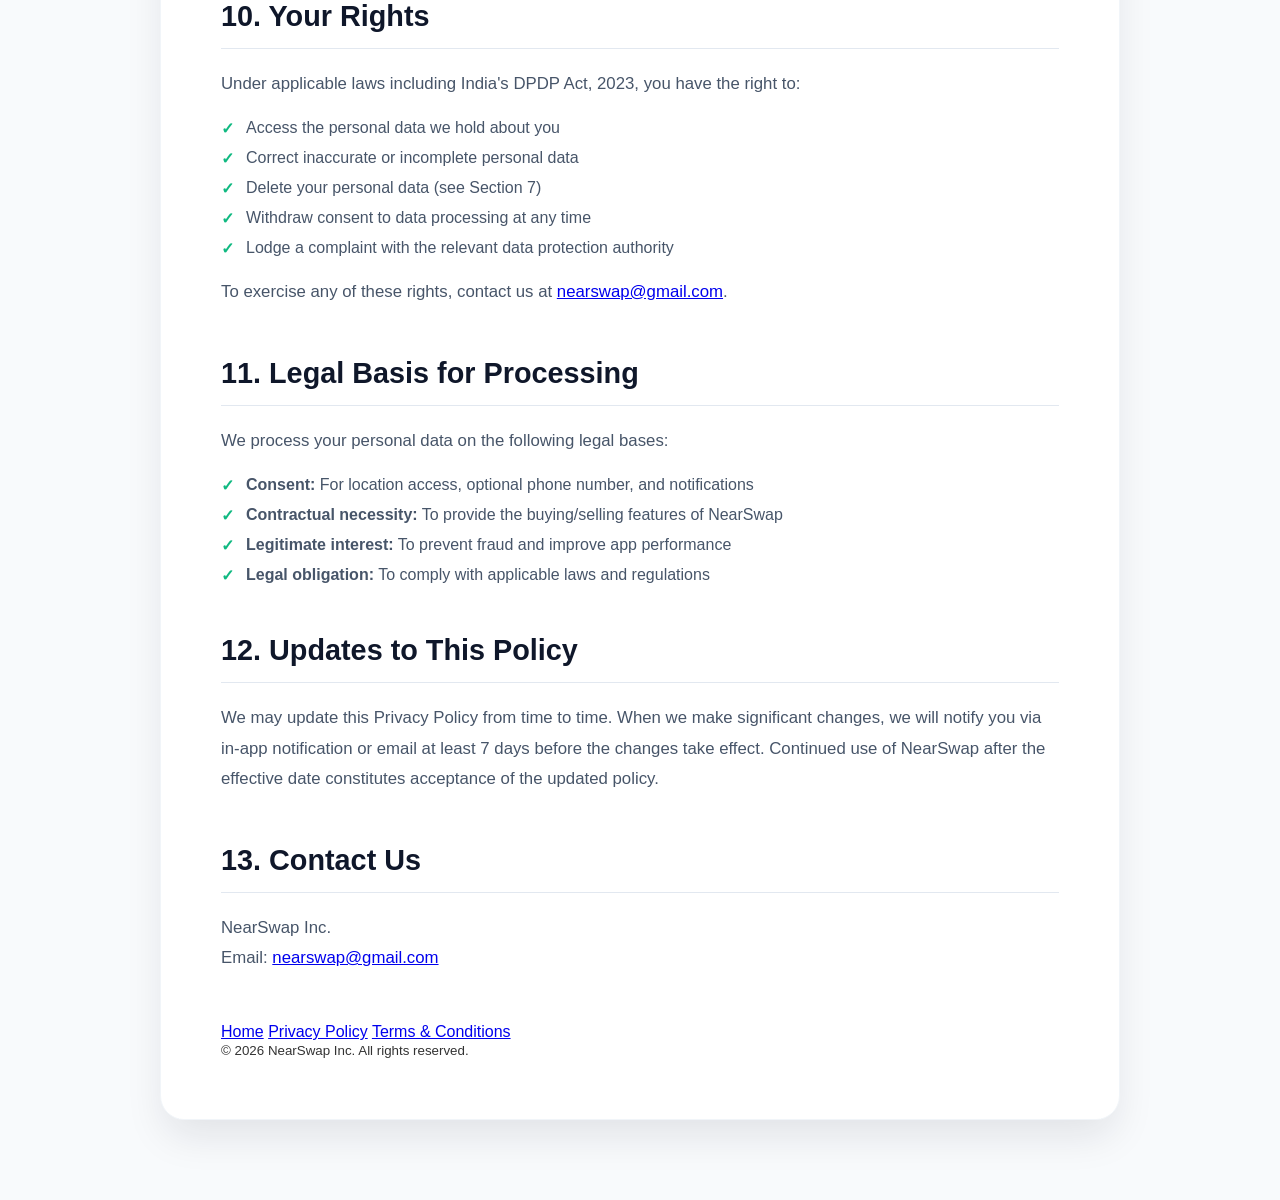
<file: pages/privacy.html>
<!DOCTYPE html>
<html lang="en">
<head>
    <meta charset="UTF-8">
    <meta name="viewport" content="width=device-width, initial-scale=1.0">
    <title>NearSwap Privacy Policy</title>
    <meta name="description" content="NearSwap Privacy Policy: what data we collect, how we use it, third-party services, and how to request data deletion." />
    <meta name="robots" content="index,follow" />
    <link rel="canonical" href="https://near-swap-website.vercel.app/pages/privacy.html" />

    <meta property="og:type" content="article" />
    <meta property="og:site_name" content="NearSwap" />
    <meta property="og:title" content="NearSwap Privacy Policy" />
    <meta property="og:description" content="How NearSwap handles personal data and protects your privacy." />
    <meta property="og:url" content="https://near-swap-website.vercel.app/pages/privacy.html" />
    <meta property="og:image" content="https://near-swap-website.vercel.app/assets/logo.png" />

    <meta name="twitter:card" content="summary" />
    <meta name="twitter:title" content="NearSwap Privacy Policy" />
    <meta name="twitter:description" content="NearSwap privacy practices and data deletion." />

    <!-- Analytics (configure GA4 ID in /analytics.js) -->
    <script src="/analytics.js" defer></script>
    <link rel="icon" href="../assets/logo.png" type="image/png">
    <link rel="stylesheet" href="../style.css">
</head>
<body>
    <header>
        <div class="logo-container">
            <a href="../index.html">
                <img src="../assets/logoname_footer.png" alt="NearSwap" class="logo-full">
            </a>
        </div>
        <nav>
            <ul>
                <li><a href="../index.html">Home</a></li>
            </ul>
        </nav>
    </header>

    <div class="subpage-hero">
        <h1 class="subpage-title">NearSwap Privacy Policy</h1>
        <p class="subpage-subtitle">Your trust is our priority. We are committed to protecting your personal data and ensuring a safe campus marketplace.</p>
    </div>

    <div class="subpage-container">
        <div class="content-card">
            <span class="last-updated">Last Updated: March 23, 2026</span>
            
            <div class="doc-section" id="commitment-to-privacy">
                <h2>1. Commitment to Privacy</h2>
                <p>At NearSwap, we value your trust. This Privacy Policy explains how we collect, use, share, and protect your personal data when you use our app or website. By using NearSwap, you agree to the practices described in this policy.</p>
            </div>

            <div class="doc-section" id="data-we-collect">
                <h2>2. Data We Collect</h2>
                <p>We collect only the data necessary to provide NearSwap's services:</p>
                <ul>
                    <li><strong>Identity:</strong> Name and email address (provided via Google Sign-In)</li>
                    <li><strong>Contact:</strong> Phone number (optional — only used to open WhatsApp when another user taps the contact button on your listing; NearSwap does not send this number to WhatsApp's servers or any third party)</li>
                    <li><strong>Location:</strong> Approximate location — collected only while you are actively using the app and only after you grant permission. Location is never collected in the background.</li>
                    <li><strong>Content:</strong> Images and item descriptions that you upload for your listings</li>
                    <li><strong>Usage Data:</strong> Interactions within the app such as listings viewed, messages sent, and searches performed</li>
                    <li><strong>Device Information:</strong> Device type and operating system version (used for compatibility and debugging only)</li>
                </ul>
            </div>

            <div class="doc-section" id="how-we-use-data">
                <h2>3. How We Use Your Data</h2>
                <p>We use your data to:</p>
                <ul>
                    <li>Enable buying and selling interactions between users</li>
                    <li>Display nearby listings based on your approximate location</li>
                    <li>Improve app features and performance</li>
                    <li>Send important account and service notifications</li>
                    <li>Prevent fraud, spam, and misuse of the platform</li>
                    <li>Comply with applicable laws and regulations</li>
                </ul>
            </div>

            <div class="doc-section" id="third-party-services">
                <h2>4. Third-Party Services</h2>
                <p>We use the following third-party services to operate NearSwap. Each handles data according to its own privacy policy:</p>
                <ul>
                    <li><strong>Google Sign-In</strong> — Used for user authentication.</li>
                    <li><strong>Firebase (Google)</strong> — Used for database storage, cloud messaging, and app performance monitoring. Data may be stored on servers outside India.</li>
                    <li><strong>Cloudinary</strong> — Used to store and serve images you upload. Data may be stored on servers outside India.</li>
                    <li><strong>WhatsApp</strong> — NearSwap does not integrate WhatsApp's SDK or share any data with WhatsApp. When you tap a seller's contact button, your device opens WhatsApp directly using the seller's phone number. This is a device-level action; NearSwap does not transmit any data to WhatsApp.</li>
                </ul>
            </div>

            <div class="doc-section" id="cross-border-transfers">
                <h2>5. Cross-Border Data Transfers</h2>
                <p>Some third-party services we use (such as Firebase and Cloudinary) may store or process your data on servers located outside India. By using NearSwap, you consent to this transfer. We ensure that any such transfer is subject to appropriate safeguards consistent with India's Digital Personal Data Protection (DPDP) Act, 2023.</p>
            </div>

            <div class="doc-section" id="data-sharing">
                <h2>6. Data Sharing</h2>
                <p>We do not sell your personal data. We only share your data in the following circumstances:</p>
                <ul>
                    <li>With third-party service providers listed above, solely to operate the app</li>
                    <li>When required to comply with applicable law, court order, or government request</li>
                    <li>To protect the rights, property, or safety of NearSwap, our users, or the public</li>
                </ul>
            </div>

            <div class="doc-section" id="data-retention-deletion">
                <h2>7. Data Retention & Deletion</h2>
                <h3>Account Deletion (App or Website)</h3>
                <p>You can delete your account at any time in Settings > Delete Account within the NearSwap app, or through our website. Upon deletion, your account and all associated personal data are permanently and completely deleted with no data retained after deletion.</p>
                <h3>Contact for Deletion</h3>
                <p>You may also request deletion by emailing us at <a href="mailto:nearswap@gmail.com">nearswap@gmail.com</a>. We will process your request within 48 hours.</p>
            </div>

            <div class="doc-section" id="childrens-privacy">
                <h2>8. Children's Privacy</h2>
                <p>NearSwap is not intended for children under the age of 13. We do not knowingly collect personal data from children under 13. If you are a parent or guardian and believe your child has provided us with personal data, please contact us at <a href="mailto:nearswap@gmail.com">nearswap@gmail.com</a> and we will delete it promptly.</p>
            </div>

            <div class="doc-section" id="security">
                <h2>9. Security</h2>
                <p>We take reasonable and appropriate technical measures to protect your data, including:</p>
                <ul>
                    <li>Encrypted data transmission using HTTPS/TLS</li>
                    <li>Role-based access controls to limit who can access your data</li>
                    <li>Use of trusted, security-audited third-party infrastructure (Firebase, Cloudinary)</li>
                </ul>
                <p>No system is completely secure. We encourage you to use a strong password and keep your account credentials confidential.</p>
            </div>

            <div class="doc-section" id="your-rights">
                <h2>10. Your Rights</h2>
                <p>Under applicable laws including India's DPDP Act, 2023, you have the right to:</p>
                <ul>
                    <li>Access the personal data we hold about you</li>
                    <li>Correct inaccurate or incomplete personal data</li>
                    <li>Delete your personal data (see Section 7)</li>
                    <li>Withdraw consent to data processing at any time</li>
                    <li>Lodge a complaint with the relevant data protection authority</li>
                </ul>
                <p>To exercise any of these rights, contact us at <a href="mailto:nearswap@gmail.com">nearswap@gmail.com</a>.</p>
            </div>

            <div class="doc-section" id="legal-basis">
                <h2>11. Legal Basis for Processing</h2>
                <p>We process your personal data on the following legal bases:</p>
                <ul>
                    <li><strong>Consent:</strong> For location access, optional phone number, and notifications</li>
                    <li><strong>Contractual necessity:</strong> To provide the buying/selling features of NearSwap</li>
                    <li><strong>Legitimate interest:</strong> To prevent fraud and improve app performance</li>
                    <li><strong>Legal obligation:</strong> To comply with applicable laws and regulations</li>
                </ul>
            </div>

            <div class="doc-section" id="updates">
                <h2>12. Updates to This Policy</h2>
                <p>We may update this Privacy Policy from time to time. When we make significant changes, we will notify you via in-app notification or email at least 7 days before the changes take effect. Continued use of NearSwap after the effective date constitutes acceptance of the updated policy.</p>
            </div>

            <div class="doc-section" id="contact">
                <h2>13. Contact Us</h2>
                <p>NearSwap Inc.<br>
                Email: <a href="mailto:nearswap@gmail.com">nearswap@gmail.com</a></p>
            </div>

            <div class="subpage-footer">
                <div class="footer-links">
                    <a href="../index.html">Home</a>
                    <a href="privacy.html">Privacy Policy</a>
                    <a href="terms.html">Terms & Conditions</a>
                </div>
                <small>© 2026 NearSwap Inc. All rights reserved.</small>
            </div>
        </div>
    </div>
</body>
</html>
</file>
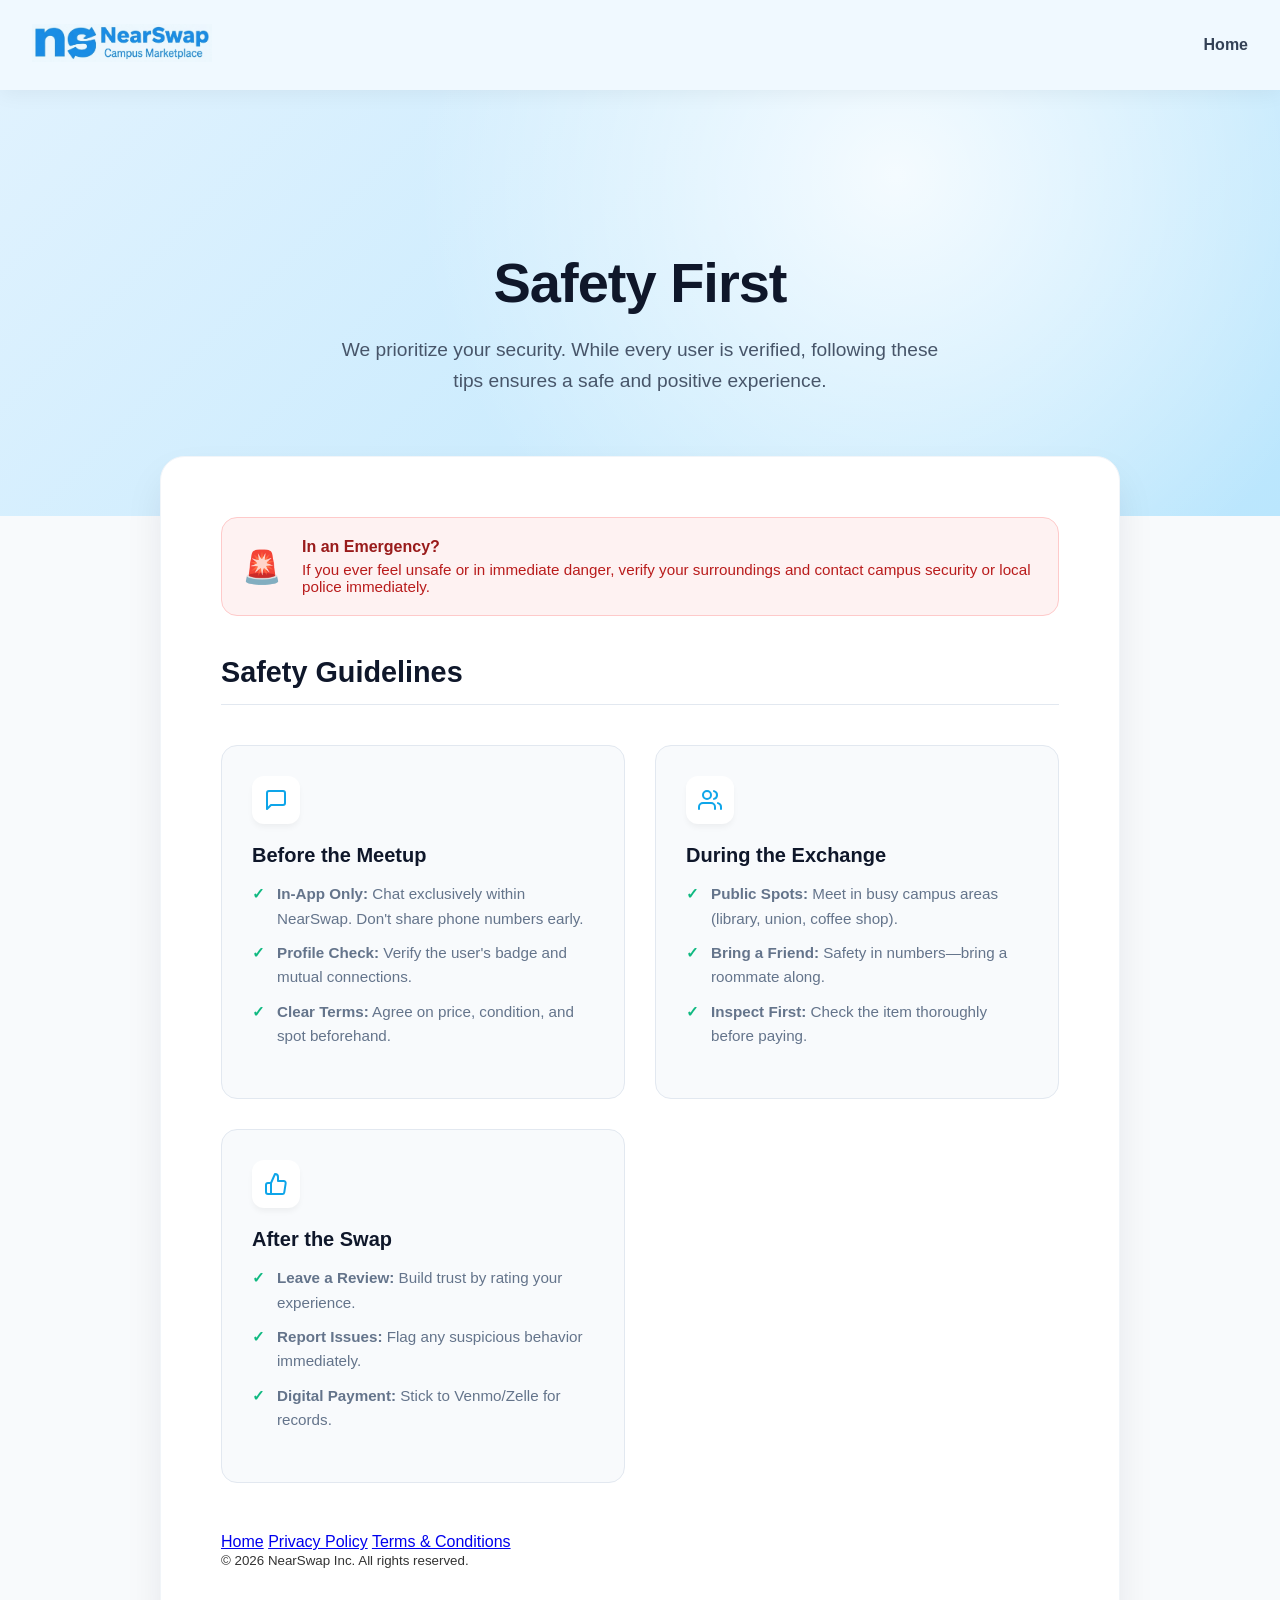
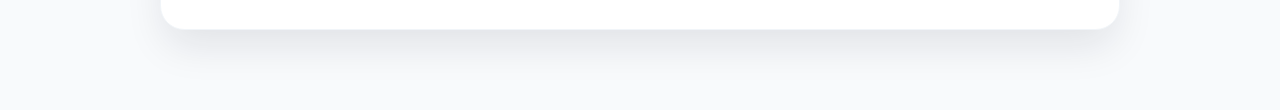
<file: pages/safety.html>
<!DOCTYPE html>
<html lang="en">
<head>
    <meta charset="UTF-8">
    <meta name="viewport" content="width=device-width, initial-scale=1.0">
    <title>Safety Tips - NearSwap</title>
    <meta name="description" content="NearSwap safety tips for on-campus meetups: verified users, public exchange spots, item inspection, reporting, and emergency guidance." />
    <meta name="robots" content="index,follow" />
    <link rel="canonical" href="https://nearswap.netlify.app/pages/safety.html" />

    <meta property="og:type" content="article" />
    <meta property="og:site_name" content="NearSwap" />
    <meta property="og:title" content="Safety Tips - NearSwap" />
    <meta property="og:description" content="Guidelines for safe swaps and meetups on campus." />
    <meta property="og:url" content="https://nearswap.netlify.app/pages/safety.html" />
    <meta property="og:image" content="https://nearswap.netlify.app/assets/logo.png" />

    <meta name="twitter:card" content="summary" />
    <meta name="twitter:title" content="Safety Tips - NearSwap" />
    <meta name="twitter:description" content="Stay safe while buying, selling, and swapping on campus." />

    <!-- Analytics (configure GA4 ID in /analytics.js) -->
    <script src="/analytics.js" defer></script>
    <link rel="icon" href="../assets/logo.png" type="image/png">
    <link rel="stylesheet" href="../style.css">
</head>
<body>
    <header>
        <div class="logo-container">
            <a href="../index.html">
                <img src="../assets/logoname_footer.png" alt="NearSwap" class="logo-full">
            </a>
        </div>
        <nav>
            <ul>
                <li><a href="../index.html">Home</a></li>
            </ul>
        </nav>
    </header>

    <div class="subpage-hero">
        <h1 class="subpage-title">Safety First</h1>
        <p class="subpage-subtitle">We prioritize your security. While every user is verified, following these tips ensures a safe and positive experience.</p>
    </div>

    <div class="subpage-container">
        <div class="content-card">
            
            <div class="emergency-banner">
                <div class="emergency-icon">🚨</div>
                <div class="emergency-text">
                    <h4>In an Emergency?</h4>
                    <p>If you ever feel unsafe or in immediate danger, verify your surroundings and contact campus security or local police immediately.</p>
                </div>
            </div>

            <div class="doc-section">
                <h2>Safety Guidelines</h2>
                
                <div class="safety-grid">
                    <!-- Card 1 -->
                    <div class="safety-card">
                        <div class="safety-icon">
                            <svg width="24" height="24" viewBox="0 0 24 24" fill="none" stroke="currentColor" stroke-width="2" stroke-linecap="round" stroke-linejoin="round"><path d="M21 15a2 2 0 0 1-2 2H7l-4 4V5a2 2 0 0 1 2-2h14a2 2 0 0 1 2 2z"></path></svg>
                        </div>
                        <h3>Before the Meetup</h3>
                        <ul>
                            <li><strong>In-App Only:</strong> Chat exclusively within NearSwap. Don't share phone numbers early.</li>
                            <li><strong>Profile Check:</strong> Verify the user's badge and mutual connections.</li>
                            <li><strong>Clear Terms:</strong> Agree on price, condition, and spot beforehand.</li>
                        </ul>
                    </div>

                    <!-- Card 2 -->
                    <div class="safety-card">
                        <div class="safety-icon">
                            <svg width="24" height="24" viewBox="0 0 24 24" fill="none" stroke="currentColor" stroke-width="2" stroke-linecap="round" stroke-linejoin="round"><path d="M17 21v-2a4 4 0 0 0-4-4H5a4 4 0 0 0-4 4v2"></path><circle cx="9" cy="7" r="4"></circle><path d="M23 21v-2a4 4 0 0 0-3-3.87"></path><path d="M16 3.13a4 4 0 0 1 0 7.75"></path></svg>
                        </div>
                        <h3>During the Exchange</h3>
                        <ul>
                            <li><strong>Public Spots:</strong> Meet in busy campus areas (library, union, coffee shop).</li>
                            <li><strong>Bring a Friend:</strong> Safety in numbers—bring a roommate along.</li>
                            <li><strong>Inspect First:</strong> Check the item thoroughly before paying.</li>
                        </ul>
                    </div>

                    <!-- Card 3 -->
                    <div class="safety-card">
                        <div class="safety-icon">
                            <svg width="24" height="24" viewBox="0 0 24 24" fill="none" stroke="currentColor" stroke-width="2" stroke-linecap="round" stroke-linejoin="round"><path d="M14 9V5a3 3 0 0 0-3-3l-4 9v11h11.28a2 2 0 0 0 2-1.7l1.38-9a2 2 0 0 0-2-2.3zM7 22H4a2 2 0 0 1-2-2v-7a2 2 0 0 1 2-2h3"></path></svg>
                        </div>
                        <h3>After the Swap</h3>
                        <ul>
                            <li><strong>Leave a Review:</strong> Build trust by rating your experience.</li>
                            <li><strong>Report Issues:</strong> Flag any suspicious behavior immediately.</li>
                            <li><strong>Digital Payment:</strong> Stick to Venmo/Zelle for records.</li>
                        </ul>
                    </div>
                </div>
            </div>

            <div class="subpage-footer">
                <div class="footer-links">
                    <a href="../index.html">Home</a>
                    <a href="privacy.html">Privacy Policy</a>
                    <a href="terms.html">Terms & Conditions</a>
                </div>
                <small>© 2026 NearSwap Inc. All rights reserved.</small>
            </div>
        </div>
    </div>
</body>
</html>
</file>
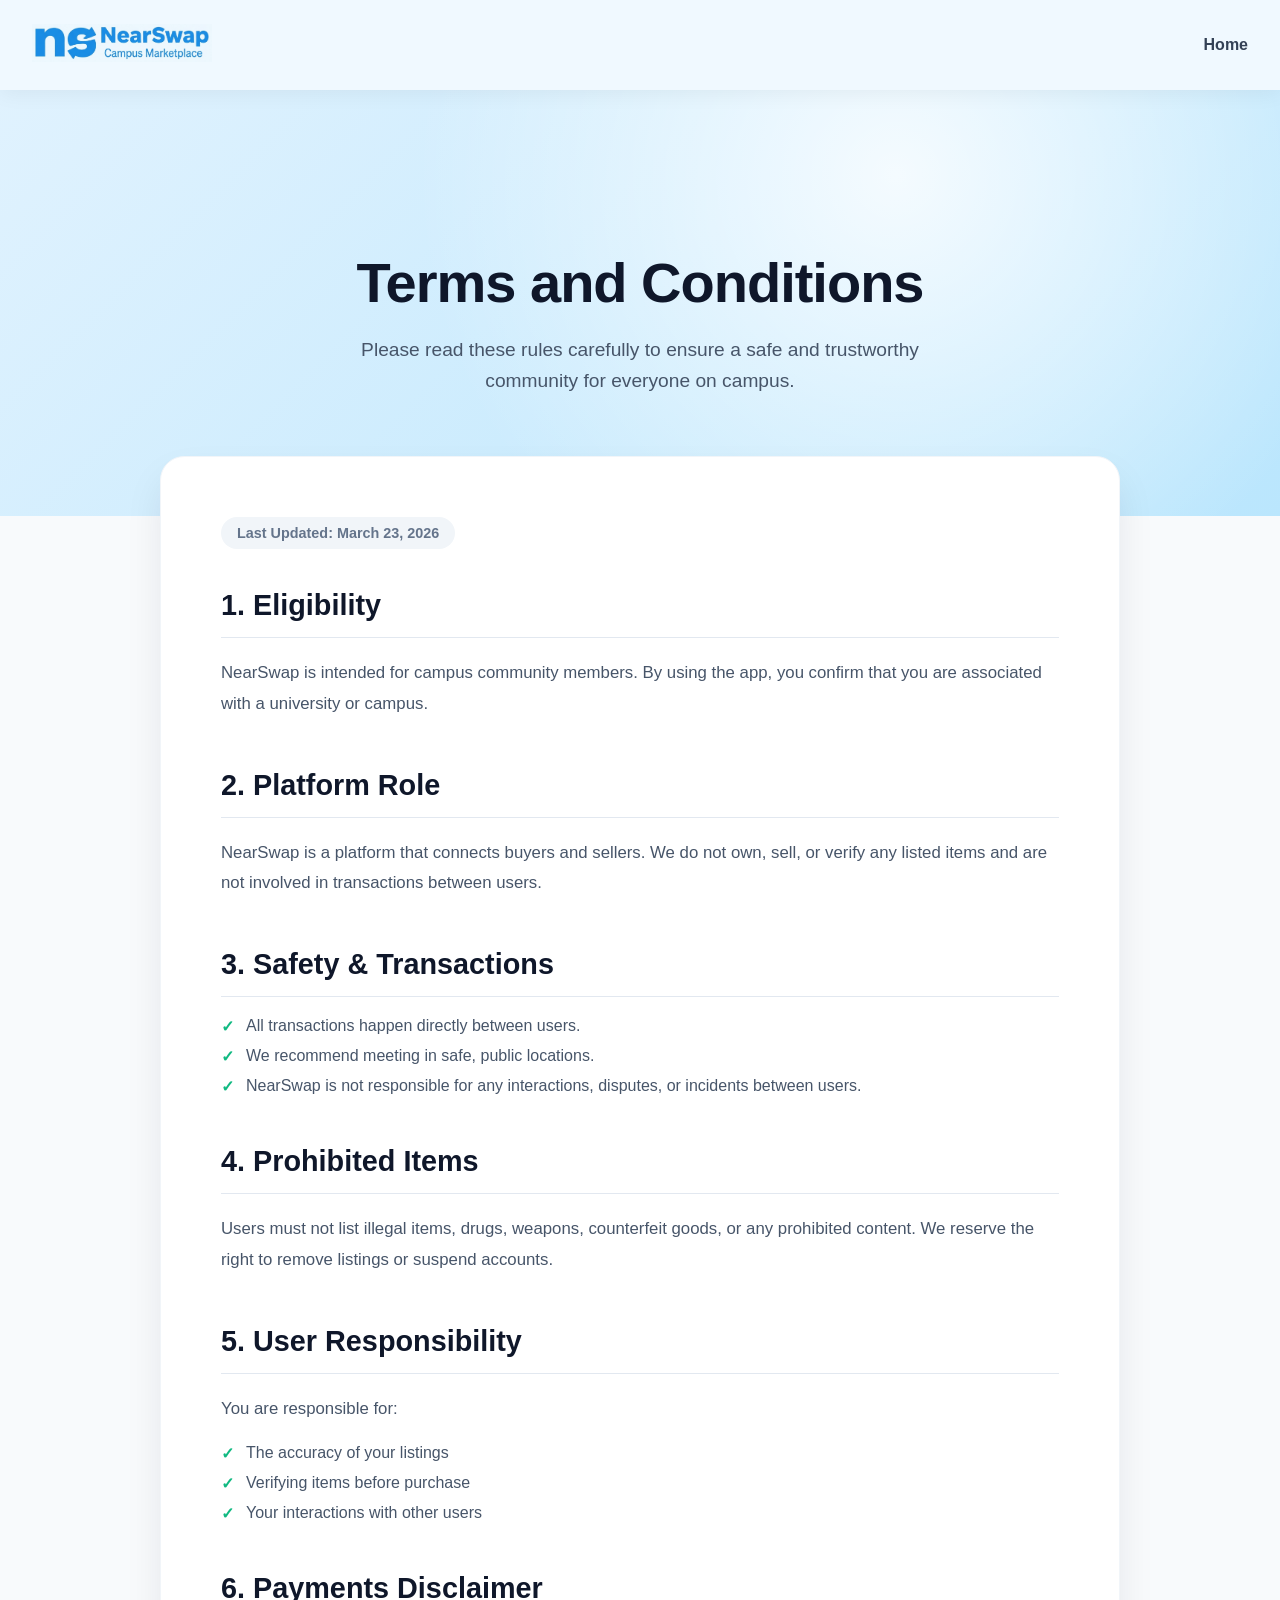
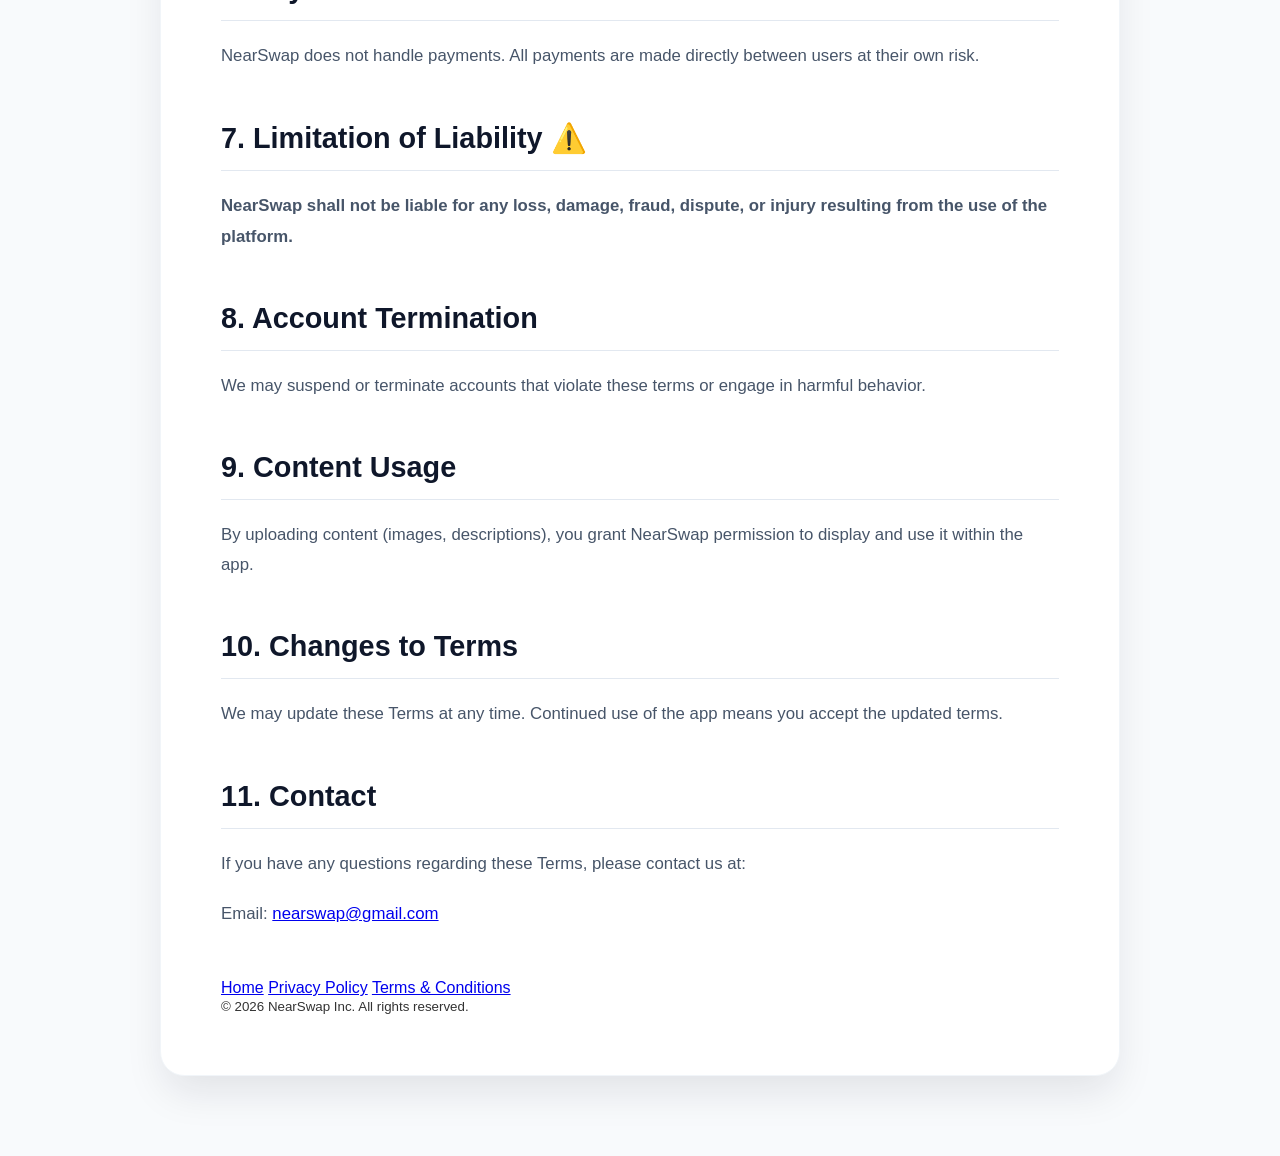
<file: pages/terms.html>
<!DOCTYPE html>
<html lang="en">
<head>
    <meta charset="UTF-8">
    <meta name="viewport" content="width=device-width, initial-scale=1.0">
    <title>Terms and Conditions - NearSwap</title>
    <meta name="description" content="NearSwap Terms and Conditions: understand our rules, platform role, user responsibilities, and safety guidelines for the campus marketplace." />
    <meta name="robots" content="index,follow" />
    <link rel="canonical" href="https://nearswap.netlify.app/pages/terms.html" />

    <meta property="og:type" content="article" />
    <meta property="og:site_name" content="NearSwap" />
    <meta property="og:title" content="Terms and Conditions - NearSwap" />
    <meta property="og:description" content="Rules and guidelines for using NearSwap: your campus marketplace." />
    <meta property="og:url" content="https://nearswap.netlify.app/pages/terms.html" />
    <meta property="og:image" content="https://nearswap.netlify.app/assets/logo.png" />

    <meta name="twitter:card" content="summary" />
    <meta name="twitter:title" content="Terms and Conditions - NearSwap" />
    <meta name="twitter:description" content="NearSwap terms of service and user responsibilities." />

    <!-- Analytics (configure GA4 ID in /analytics.js) -->
    <script src="/analytics.js" defer></script>
    <link rel="icon" href="../assets/logo.png" type="image/png">
    <link rel="stylesheet" href="../style.css">
</head>
<body>
    <header>
        <div class="logo-container">
            <a href="../index.html">
                <img src="../assets/logoname_footer.png" alt="NearSwap" class="logo-full">
            </a>
        </div>
        <nav>
            <ul>
                <li><a href="../index.html">Home</a></li>
            </ul>
        </nav>
    </header>

    <div class="subpage-hero">
        <h1 class="subpage-title">Terms and Conditions</h1>
        <p class="subpage-subtitle">Please read these rules carefully to ensure a safe and trustworthy community for everyone on campus.</p>
    </div>

    <div class="subpage-container">
        <div class="content-card">
            <span class="last-updated">Last Updated: March 23, 2026</span>
            
            <div class="doc-section" id="eligibility">
                <h2>1. Eligibility</h2>
                <p>NearSwap is intended for campus community members. By using the app, you confirm that you are associated with a university or campus.</p>
            </div>

            <div class="doc-section" id="platform-role">
                <h2>2. Platform Role</h2>
                <p>NearSwap is a platform that connects buyers and sellers. We do not own, sell, or verify any listed items and are not involved in transactions between users.</p>
            </div>

            <div class="doc-section" id="safety-transactions">
                <h2>3. Safety & Transactions</h2>
                <ul>
                    <li>All transactions happen directly between users.</li>
                    <li>We recommend meeting in safe, public locations.</li>
                    <li>NearSwap is not responsible for any interactions, disputes, or incidents between users.</li>
                </ul>
            </div>

            <div class="doc-section" id="prohibited-items">
                <h2>4. Prohibited Items</h2>
                <p>Users must not list illegal items, drugs, weapons, counterfeit goods, or any prohibited content. We reserve the right to remove listings or suspend accounts.</p>
            </div>

            <div class="doc-section" id="user-responsibility">
                <h2>5. User Responsibility</h2>
                <p>You are responsible for:</p>
                <ul>
                    <li>The accuracy of your listings</li>
                    <li>Verifying items before purchase</li>
                    <li>Your interactions with other users</li>
                </ul>
            </div>

            <div class="doc-section" id="payments-disclaimer">
                <h2>6. Payments Disclaimer</h2>
                <p>NearSwap does not handle payments. All payments are made directly between users at their own risk.</p>
            </div>

            <div class="doc-section" id="limitation-of-liability">
                <h2>7. Limitation of Liability ⚠️</h2>
                <p><strong>NearSwap shall not be liable for any loss, damage, fraud, dispute, or injury resulting from the use of the platform.</strong></p>
            </div>

            <div class="doc-section" id="account-termination">
                <h2>8. Account Termination</h2>
                <p>We may suspend or terminate accounts that violate these terms or engage in harmful behavior.</p>
            </div>

            <div class="doc-section" id="content-usage">
                <h2>9. Content Usage</h2>
                <p>By uploading content (images, descriptions), you grant NearSwap permission to display and use it within the app.</p>
            </div>

            <div class="doc-section" id="changes-to-terms">
                <h2>10. Changes to Terms</h2>
                <p>We may update these Terms at any time. Continued use of the app means you accept the updated terms.</p>
            </div>

            <div class="doc-section" id="contact">
                <h2>11. Contact</h2>
                <p>If you have any questions regarding these Terms, please contact us at:</p>
                <p>Email: <a href="mailto:nearswap@gmail.com">nearswap@gmail.com</a></p>
            </div>

            <div class="subpage-footer">
                <div class="footer-links">
                    <a href="../index.html">Home</a>
                    <a href="privacy.html">Privacy Policy</a>
                    <a href="terms.html">Terms & Conditions</a>
                </div>
                <small>© 2026 NearSwap Inc. All rights reserved.</small>
            </div>
        </div>
    </div>
</body>
</html>
</file>
<file: style.css>
/* Basic reset */
* {
    margin: 0;
    padding: 0;
    box-sizing: border-box;
}

html {
    width: 100%;
    overflow-x: hidden;
}

body {
    font-family: 'Inter', sans-serif; /* Using a modern font */
    background-color: #f4f7f6;
    color: #333;
    overflow-x: hidden; /* Prevent horizontal scroll from mobile menu */
    width: 100%;
    min-height: 100vh;
    margin: 0;
    padding: 0;
}

/* Header Styles */
header {
    background-color: #f0f9ff; /* Lighter Sky Blue (Matches Footer) */
    padding: 0.5rem 2rem; /* Reduced from 5rem to prevent layout squish */
    display: flex;
    justify-content: space-between;
    align-items: center;
    box-shadow: 0 4px 20px rgba(0,0,0,0.05);
    position: sticky;
    top: 0;
    z-index: 1000;
    backdrop-filter: blur(10px);
    height: 90px;
}

.logo-container {
    display: flex;
    align-items: center;
    height: 100%;
}

.logo-full {
    height: auto;
    max-height: 45px; /* Reduced from 60px */
    max-width: 180px; /* Constrain width to prevent breaking */
    width: auto;
    object-fit: contain;
    transition: transform 0.3s ease;
}

.logo-container:hover .logo-full {
    transform: scale(1.05); /* Subtle hover */
}

/* Removed separate .logo and .site-name styles as they are replaced by image */

.menu-toggle {
    display: none;
    flex-direction: column;
    cursor: pointer;
    gap: 5px;
}

.menu-toggle .bar {
    width: 25px;
    height: 3px;
    background-color: #334155;
    transition: all 0.3s ease;
    border-radius: 2px;
}

nav ul {
    display: flex;
    list-style: none;
    gap: 32px;
    align-items: center;
}

/* Mobile Menu Transitions */
@media (max-width: 1024px) {
    .menu-toggle {
        display: flex;
    }

    .nav-menu {
        position: fixed;
        right: 0;
        top: 90px;
        background-color: #f0f9ff; /* Match header */
        width: 100%;
        height: calc(100vh - 90px);
        display: flex; /* Ensure flexbox properties work */
        flex-direction: column;
        align-items: center;
        justify-content: center;
        transition: transform 0.4s ease, opacity 0.4s ease;
        border-top: 1px solid #bae6fd;
        backdrop-filter: blur(10px);
        transform: translateX(100%); /* Move off-screen with transform */
        opacity: 0;
        visibility: hidden; /* Hide correctly */
        z-index: 999; /* Ensure it sits above content but below header */
        overflow-y: auto; /* Allow scrolling if menu is tall */
    }

    .nav-menu.active {
        transform: translateX(0);
        opacity: 1;
        visibility: visible;
    }

    nav ul {
        flex-direction: column;
        gap: 40px;
    }

    .menu-toggle.is-active .bar:nth-child(2) {
        opacity: 0;
    }

    .menu-toggle.is-active .bar:nth-child(1) {
        transform: translateY(8px) rotate(45deg);
    }

    .menu-toggle.is-active .bar:nth-child(3) {
        transform: translateY(-8px) rotate(-45deg);
    }
}

nav a {
    text-decoration: none;
    color: #334155; /* Slate color */
    font-weight: 600;
    transition: all 0.3s ease;
    font-size: 1rem;
    position: relative;
    padding: 5px 0;
}

nav a::after {
    content: '';
    position: absolute;
    width: 0;
    height: 2px;
    bottom: 0;
    left: 0;
    background-color: #0284c7; /* Sky blue underline */
    transition: width 0.3s ease;
}

nav a:hover {
    color: #0284c7;
}

nav a:hover::after {
    width: 100%;
}

.steps-container {
    display: flex;
    justify-content: center;
    gap: 50px;
    max-width: 1200px;
    margin: 0 auto;
    flex-wrap: wrap;
    align-items: stretch;
}

.process-card {
    background: white;
    padding: 3rem; /* More breathing room */
    border-radius: 24px;
    flex: 1;
    min-width: 320px;
    box-shadow: 0 20px 40px -10px rgba(0,0,0,0.06);
    transition: transform 0.4s ease, box-shadow 0.4s ease;
    border: 1px solid rgba(226, 232, 240, 0.6);
    position: relative;
    overflow: hidden;
    opacity: 0;
    transform: translateY(30px);
    transition: opacity 0.6s ease-out, transform 0.6s ease-out;
}

/* Theme specific backgrounds */
.process-card.sell {
    background: linear-gradient(160deg, #ffffff 0%, #f0f9ff 100%); /* Subtle Blue Tint */
    border-bottom: 4px solid #0ea5e9; /* Bottom accent */
}

.process-card.buy {
    background: linear-gradient(160deg, #ffffff 0%, #ecfdf5 100%); /* Subtle Green Tint */
    border-bottom: 4px solid #10b981; /* Bottom accent */
}
/* Special style for Download App button */
.btn-download {
    background: linear-gradient(135deg, #0ea5e9 0%, #0284c7 100%); /* Blue gradient */
    color: white !important;
    padding: 12px 24px;
    border-radius: 50px; /* Pill shape */
    font-weight: 700;
    box-shadow: 0 4px 15px rgba(14, 165, 233, 0.3);
    transition: all 0.3s cubic-bezier(0.4, 0, 0.2, 1);
}

.btn-download:hover {
    background: linear-gradient(135deg, #38bdf8 0%, #0ea5e9 100%);
    transform: translateY(-2px) scale(1.02);
    box-shadow: 0 8px 25px rgba(14, 165, 233, 0.4);
}

.btn-download::after {
    display: none; /* Remove underline from button */
}

/* Hero Section */
#hero {
    position: relative;
    height: 92vh; /* Taller hero section */
    width: 100%;
    overflow: hidden;
    display: flex;
    align-items: center;
    justify-content: center;
}

.hero-slide {
    position: absolute;
    top: 0;
    left: 0;
    width: 100%;
    height: 100%;
    background-size: cover;
    background-position: center;
    opacity: 0;
    transition: opacity 1.5s ease-in-out;
    display: flex; /* Centering content */
    align-items: center;
    justify-content: center;
}

.hero-slide.active {
    opacity: 1;
}

.overlay {
    position: absolute;
    top: 0;
    left: 0;
    width: 100%;
    height: 100%;
    background: rgba(15, 23, 42, 1); /* Much darker overlay */
    background: linear-gradient(to bottom, rgba(15, 23, 42, 0.7), rgba(15, 23, 42, 0.95));
    z-index: 1;
}

.content {
    position: relative;
    z-index: 2;
    text-align: center;
    max-width: 800px;
    padding: 0 20px;
    color: white;
    transform: translateY(20px);
    opacity: 0;
    transition: all 1s ease-out 0.5s; /* Delay text appearance slightly */
}

.hero-slide.active .content {
    transform: translateY(0);
    opacity: 1;
}

.content h1 {
    font-size: 3.5rem;
    font-weight: 800;
    margin-bottom: 1.5rem;
    text-shadow: 0 4px 10px rgba(0,0,0,0.3);
    line-height: 1.1;
}

.content p {
    font-size: 1.25rem;
    margin-bottom: 2.5rem;
    text-shadow: 0 2px 5px rgba(0,0,0,0.3);
    font-weight: 400;
    opacity: 0.9;
}


.btn-hero {
    display: inline-block;
    background: #e0f2fe; /* Light blue matching header */
    color: #0f172a; /* Dark navy text */
    padding: 16px 40px;
    font-size: 1.1rem;
    font-weight: 800;
    text-decoration: none;
    border-radius: 50px;
    border: 2px solid #e0f2fe; /* Matching border */
    text-transform: uppercase;
    letter-spacing: 1px;
    transition: all 0.3s cubic-bezier(0.4, 0, 0.2, 1);
    box-shadow: 0 4px 15px rgba(0,0,0,0.2);
    position: relative;
    overflow: hidden;
}

.btn-hero::before {
    display: none; /* Remove shine effect for cleaner look */
}

.btn-hero:hover {
    background: white;
    color: #0284c7; /* Brand Blue */
    transform: translateY(-3px);
    box-shadow: 0 10px 25px rgba(255, 255, 255, 0.3);
    border-color: white;
}

/* Hero Dots */
.hero-dots {
    position: absolute;
    bottom: 30px;
    left: 50%;
    transform: translateX(-50%);
    display: flex;
    gap: 12px;
    z-index: 10;
}

.dot {
    width: 6px;
    height: 6px;
    background-color: rgba(255, 255, 255, 0.4);
    border-radius: 50%;
    cursor: pointer;
    transition: all 0.3s ease;
}

.dot.active {
    background-color: white;
    transform: scale(1.3);
    width: 24px; /* Elongated active dot */
    border-radius: 10px;
}

.dot:hover {
    background-color: rgba(255, 255, 255, 0.8);
    transform: scale(1.1);
}

/* Response to smaller screens */
@media (max-width: 768px) {
    .content h1 {
        font-size: 2.5rem;
    }
    .content p {
        font-size: 1.1rem;
    }
}

/* How It Works Section */
.how-it-works {
    padding: 100px 20px;
    background: linear-gradient(180deg, #f8fafc 0%, #f1f5f9 100%);
    text-align: center;
    overflow: hidden; /* Prevent scrollbar during animation */
}

/* Animate Section Title */
.section-title {
    opacity: 0;
    transform: translateY(20px);
    transition: all 0.8s ease-out;
}

.section-title.visible {
    opacity: 1;
    transform: translateY(0);
}

.section-title h2 {
    font-size: 2.75rem;
    color: #0f172a;
    margin-bottom: 15px;
    font-weight: 800;
    letter-spacing: -0.02em;
}

.section-title p {
    color: #64748b;
    margin-bottom: 60px;
    font-size: 1.2rem;
    max-width: 600px;
    margin-left: auto;
    margin-right: auto;
}

.process-card.visible {
    opacity: 1;
    transform: translateY(0);
}

.process-card::before {
    display: none; /* Remove top bar, using border-bottom and gradient instead */
}

.process-card h3 {
    font-size: 2.2rem;
    margin-bottom: 40px;
    color: #1e293b;
    font-weight: 800;
    display: inline-block;
    letter-spacing: -1px;
}

.process-card.sell h3 { color: #0284c7; }
.process-card.buy h3 { color: #059669; }

.step-item {
    display: flex;
    gap: 20px;
    align-items: flex-start;
    text-align: left;
    position: relative;
    z-index: 1;
    opacity: 0;
    transform: translateX(-20px);
    transition: all 0.5s ease-out;
    padding: 0 15px 30px 15px; /* Added bottom padding for spacing */
    border-radius: 12px;
}

/* Vertical Timeline Line */
.step-item:not(:last-child)::before {
    content: '';
    position: absolute;
    left: 39px; /* Center of the 48px icon (15px padding + 24px half-width) */
    top: 48px; /* Start after the icon */
    bottom: -10px; /* Extend to next icon */
    width: 2px;
    background: #e2e8f0;
    z-index: -1;
}

/* Themed Lines */
.process-card.sell .step-item:not(:last-child)::before {
    background: linear-gradient(to bottom, #bae6fd 0%, #e0f2fe 100%);
}

.process-card.buy .step-item:not(:last-child)::before {
    background: linear-gradient(to bottom, #a7f3d0 0%, #d1fae5 100%);
}

.process-card.visible .step-item {
    opacity: 1;
    transform: translateX(0);
}

/* Stagger delays for steps */
.process-card.visible .step-item:nth-child(1) { transition-delay: 0.3s; }
.process-card.visible .step-item:nth-child(2) { transition-delay: 0.5s; }
.process-card.visible .step-item:nth-child(3) { transition-delay: 0.7s; }
.process-card.visible .step-item:nth-child(4) { transition-delay: 0.9s; }
.process-card.visible .step-item:nth-child(5) { transition-delay: 1.1s; }

.step-item:hover {
    background: rgba(255,255,255,0.6); /* Glassy hover */
}

.step-number {
    width: 48px;
    height: 48px;
    border-radius: 14px; /* Squircle */
    display: flex;
    align-items: center;
    justify-content: center;
    font-weight: 800;
    font-size: 1.25rem;
    flex-shrink: 0;
    box-shadow: 0 4px 10px rgba(0,0,0,0.1);
    transition: all 0.3s cubic-bezier(0.34, 1.56, 0.64, 1); /* Bouncy pop */
}

/* Sell Theme Numbers */
.process-card.sell .step-number {
    background: white;
    color: #0ea5e9;
    border: 2px solid #bae6fd;
}
.process-card.sell .step-item:hover .step-number {
    background: #0ea5e9;
    color: white;
    transform: scale(1.1) rotate(-5deg); /* Playful tilt */
    border-color: #0ea5e9;
}

/* Buy Theme Numbers */
.process-card.buy .step-number {
    background: white;
    color: #10b981;
    border: 2px solid #a7f3d0;
}
.process-card.buy .step-item:hover .step-number {
    background: #10b981;
    color: white;
    transform: scale(1.1) rotate(5deg); /* Playful tilt */
    border-color: #10b981;
}

.step-content {
    padding-top: 2px;
}

.step-content h4 {
    font-size: 1.25rem;
    margin-bottom: 6px;
    color: #334155;
    font-weight: 700;
    transition: color 0.3s;
}

.step-item:hover .step-content h4 {
    color: #0f172a;
}

.step-content p {
    font-size: 1rem;
    color: #64748b;
    line-height: 1.6;
}

/* How To Use Section */
.how-to-use {
    padding: 100px 20px;
    background: white;
    text-align: center;
}

.video-container {
    max-width: 1000px;
    margin: 0 auto;
    padding: 20px;
    display: flex;
    justify-content: center; /* Center the phone */
}

/* CSS Landscape Device Frame (Premium Look) */
.phone-frame {
    display: block;
    position: relative;
    width: 100%;
    max-width: 900px;
    aspect-ratio: 16 / 9;
    height: auto;
    border-radius: 20px;
    
    /* Sleek Dark Bezel */
    border: 8px solid #101010;
    
    /* Metallic Frame Effect using Box Shadows */
    box-shadow: 
        0 0 0 2px #334155, /* Subtle outer edge */
        0 0 0 4px #0f172a, /* Darker band */
        0 20px 50px -10px rgba(0,0,0,0.5); /* Deep Shadow */
        
    background: #000;
    overflow: hidden;
    transform: translateY(0);
    opacity: 1;
    transition: all 0.6s cubic-bezier(0.4, 0, 0.2, 1);
}

/* Screen Glass Reflection */
.phone-frame::after {
    content: '';
    position: absolute;
    top: 0;
    left: 0;
    right: 0;
    bottom: 0;
    background: linear-gradient(
        105deg,
        rgba(255,255,255,0) 0%,
        rgba(255,255,255,0.02) 30%,
        rgba(255,255,255,0.08) 40%,
        rgba(255,255,255,0.02) 50%,
        rgba(255,255,255,0) 100%
    );
    pointer-events: none; /* Let clicks pass through */
    z-index: 5;
}

.phone-frame:hover {
    transform: translateY(-5px);
    box-shadow: 
        0 0 0 2px #334155,
        0 50px 100px -25px rgba(0,0,0,0.4);
}

/* Camera / Notch Section */
.notch-container {
    display: flex;
    justify-content: center;
    position: absolute;
    top: 10px; /* Position inside top bezel */
    left: 0;
    width: 100%;
    z-index: 20;
    pointer-events: none;
}

.notch {
    width: 90px; /* Dynamic Island Width */
    height: 24px; /* Pill height */
    background: black;
    border-radius: 20px; /* Pill shape */
    box-shadow: 0 0 2px rgba(255,255,255,0.1); /* Subtle definition */
    position: relative;
    z-index: 25;
}

.notch::after {
    /* Camera Lens inside the Island */
    content: '';
    position: absolute;
    right: 18px; /* Offset to right side of island */
    top: 50%;
    transform: translateY(-50%);
    width: 10px;
    height: 10px;
    background: #1a1a1a; /* Dark gray lens */
    border-radius: 50%;
    box-shadow: inset 0 0 3px rgba(0,0,0,0.8);
}

.notch::before {
    /* Lens reflection */
    content: '';
    position: absolute;
    right: 20px;
    top: 8px;
    width: 3px;
    height: 3px;
    background: rgba(255,255,255,0.3);
    border-radius: 50%;
    z-index: 26;
    filter: blur(0.5px);
}

.app-screen-img {
    width: 100%;
    height: 100%;
    object-fit: cover;
    display: block;
    border-radius: 12px; /* Small inner radius */
    background: white;
}

.iframe-container {
    position: absolute;
    top: 0;
    left: 0;
    width: 100%;
    height: 100%;
    z-index: 15;
    background: black;
    display: none; /* Hidden initially */
}

.iframe-container iframe {
    width: 100%;
    height: 100%;
    border-radius: 12px;
}

.video-overlay {
    position: absolute;
    top: 0;
    left: 0;
    right: 0;
    bottom: 0;
    background: rgba(15, 23, 42, 0.3);
    display: flex;
    align-items: center;
    justify-content: center;
    z-index: 10;
    transition: opacity 0.3s ease;
    cursor: pointer;
}

.phone-frame:hover .video-overlay {
    background: rgba(15, 23, 42, 0.15);
}

.play-button {
    width: 80px;
    height: 80px;
    background: white;
    border-radius: 50%;
    display: flex;
    align-items: center;
    justify-content: center;
    color: #0ea5e9;
    box-shadow: 0 0 0 0 rgba(255, 255, 255, 0.7);
    animation: pulse-white 2s infinite;
    transition: all 0.3s ease;
}

.phone-frame:hover .play-button {
    transform: scale(1.1);
}

.play-button svg {
    margin-left: 4px;
    width: 36px;
    height: 36px;
}

@keyframes pulse-white {
    0% { transform: scale(0.95); box-shadow: 0 0 0 0 rgba(255, 255, 255, 0.7); }
    70% { transform: scale(1); box-shadow: 0 0 0 15px rgba(255, 255, 255, 0); }
    100% { transform: scale(0.95); box-shadow: 0 0 0 0 rgba(255, 255, 255, 0); }
}

@media (max-width: 768px) {
    .phone-frame {
        width: 280px; /* Slightly smaller on mobile */
    }
}

/* Services Section Styles */
.services-section {
    padding: 100px 20px;
    background: #f8fafc;
    text-align: center;
}



.services-grid {
    display: grid;
    grid-template-columns: repeat(2, 1fr); /* 2x2 Grid */
    gap: 30px;
    max-width: 900px; /* Constrain width for better 2x2 proportion */
    margin: 0 auto;
    padding: 20px;
}

@media (max-width: 1024px) {
    .services-grid {
        grid-template-columns: repeat(auto-fit, minmax(250px, 1fr)); /* Stack on tablet/mobile */
        gap: 30px;
    }
}

.service-card {
    background: white;
    padding: 40px 30px;
    border-radius: 24px;
    box-shadow: 0 4px 6px -1px rgba(0, 0, 0, 0.05), 0 2px 4px -1px rgba(0, 0, 0, 0.03);
    transition: all 0.4s cubic-bezier(0.175, 0.885, 0.32, 1.275); /* Bouncy hover */
    border: 1px solid rgba(241, 245, 249, 0.8);
    opacity: 0; 
    transform: translateY(30px);
    position: relative;
    overflow: hidden;
    z-index: 1;
}

/* Subtle gradient overlay on hover */
.service-card::before {
    content: '';
    position: absolute;
    top: 0;
    left: 0;
    width: 100%;
    height: 100%;
    background: linear-gradient(135deg, rgba(59, 130, 246, 0.03) 0%, rgba(168, 85, 247, 0.03) 100%);
    opacity: 0;
    transition: opacity 0.4s ease;
    z-index: -1;
}

.service-card:hover::before {
    opacity: 1;
}

.service-card.visible {
    opacity: 1;
    transform: translateY(0);
}

.service-card:hover {
    transform: translateY(-8px) scale(1.02);
    box-shadow: 0 20px 40px -5px rgba(0, 0, 0, 0.1), 0 10px 10px -5px rgba(0, 0, 0, 0.04);
    border-color: rgba(59, 130, 246, 0.4);
}

.service-icon-wrapper {
    width: 72px;
    height: 72px;
    background: linear-gradient(135deg, #eff6ff 0%, #dbeafe 100%);
    border-radius: 20px;
    display: flex;
    align-items: center;
    justify-content: center;
    margin: 0 auto 24px;
    transition: transform 0.4s ease, box-shadow 0.4s ease;
    box-shadow: 0 4px 6px -1px rgba(59, 130, 246, 0.1);
}

.service-card:hover .service-icon-wrapper {
    transform: scale(1.1) rotate(6deg);
    background: linear-gradient(135deg, #3b82f6 0%, #2563eb 100%);
    box-shadow: 0 10px 20px -5px rgba(59, 130, 246, 0.4);
}

/* Change icon color on hover */
.service-card:hover .service-icon {
    filter: brightness(0) invert(1); /* Turn emoji white or icon white */
}

.service-icon {
    font-size: 32px;
    transition: filter 0.4s ease;
}

.service-card h3 {
    font-size: 1.35rem;
    color: #1e293b;
    font-weight: 800;
    margin-bottom: 12px;
    letter-spacing: -0.5px;
}

.service-card p {
    color: #64748b;
    line-height: 1.6;
    font-size: 1.05rem;
}

/* Download App Section (Refined) */
.download-section {
    padding: 60px 20px;
    min-height: 500px; 
    /* Match Hero Gradient but slightly darker for footer transition */
    background: linear-gradient(135deg, #1e293b 0%, #0f172a 100%); 
    overflow: hidden;
    position: relative;
    color: white;
    display: flex;
    align-items: center;
}

/* Dynamic Background Shapes (Matching Hero Vibe) */
.download-section::before {
    content: '';
    position: absolute;
    top: -30%;
    right: -10%;
    width: 800px;
    height: 800px;
    background: radial-gradient(circle, rgba(37, 99, 235, 0.15) 0%, rgba(0,0,0,0) 70%); /* Blue */
    z-index: 0;
    filter: blur(80px);
}

.download-section::after {
    content: '';
    position: absolute;
    bottom: -30%;
    left: -10%;
    width: 600px;
    height: 600px;
    background: radial-gradient(circle, rgba(16, 185, 129, 0.1) 0%, rgba(0,0,0,0) 70%); /* Green hint like hero */
    z-index: 0;
    filter: blur(80px);
}

.download-container {
    max-width: 1100px;
    margin: 0 auto;
    display: flex;
    align-items: center;
    justify-content: space-between;
    gap: 80px;
    position: relative;
    z-index: 1;
    width: 100%;
}

.download-content {
    flex: 1;
    max-width: 500px;
}

/* Badge (Brand Gradient) */
.badge-new {
    display: inline-block;
    padding: 8px 16px;
    background: linear-gradient(135deg, #0ea5e9 0%, #10b981 100%); /* Blue to Green (Hero colors) */
    color: white;
    border-radius: 30px;
    font-size: 0.8rem;
    font-weight: 800;
    text-transform: uppercase;
    letter-spacing: 1px;
    margin-bottom: 25px;
    box-shadow: 0 4px 15px rgba(16, 185, 129, 0.4);
    border: none;
}

/* Heading (Premium Gradient Text) */
.download-content h2 {
    font-size: 2.5rem;
    font-weight: 800;
    margin-bottom: 15px;
    line-height: 1.15;
    background: linear-gradient(to right, #ffffff 40%, #bae6fd 100%); /* Crisp white to bright cyan */
    background-clip: text;
    -webkit-background-clip: text;
    -webkit-text-fill-color: transparent;
    letter-spacing: -1.5px;
    filter: drop-shadow(0 2px 10px rgba(59, 130, 246, 0.3));
}

/* Description */
.download-content p {
    font-size: 1.05rem;
    color: #cbd5e1; /* Lighter slate for better contrast */
    margin-bottom: 45px;
    line-height: 1.8;
    font-weight: 400;
    max-width: 480px;
}

/* Store Buttons (Glassmorphic & Premium) */
.store-buttons {
    display: flex;
    gap: 20px;
}

.download-meta {
    display: flex;
    flex-wrap: wrap;
    gap: 12px;
    margin-top: 30px;
    margin-bottom: 25px;
}

.meta-pill {
    display: inline-flex;
    align-items: center;
    gap: 8px;
    padding: 10px 18px;
    border-radius: 14px;
    font-size: 0.9rem;
    font-weight: 700;
    color: #e2e8f0;
    background: rgba(255, 255, 255, 0.05);
    border: 1px solid rgba(255, 255, 255, 0.1);
    backdrop-filter: blur(8px);
    transition: all 0.3s ease;
}

.meta-pill:hover {
    background: rgba(255, 255, 255, 0.1);
    border-color: rgba(56, 189, 248, 0.5); /* Light blue border on hover */
    transform: translateY(-2px);
    box-shadow: 0 4px 15px rgba(0,0,0,0.1);
}

.download-guidelines {
    margin-top: 20px;
    padding: 24px;
    border-radius: 20px;
    background: linear-gradient(180deg, rgba(255, 255, 255, 0.08) 0%, rgba(255, 255, 255, 0.03) 100%);
    border: 1px solid rgba(255, 255, 255, 0.15);
    backdrop-filter: blur(10px);
    box-shadow: 0 20px 40px -10px rgba(0, 0, 0, 0.3);
}

.download-guidelines h4 {
    font-size: 1.15rem;
    font-weight: 800;
    margin-bottom: 18px;
    color: #fff;
    display: flex;
    align-items: center;
    gap: 12px;
    padding-bottom: 12px;
    border-bottom: 1px solid rgba(255, 255, 255, 0.1);
}

.download-guidelines h4::before {
    content: '🛡️'; /* Security icon */
    font-size: 1.3rem;
    filter: drop-shadow(0 2px 5px rgba(0,0,0,0.2));
}

.download-guidelines ul {
    margin: 0;
    padding: 0;
    list-style: none;
}

.download-guidelines li {
    margin-bottom: 14px;
    padding-left: 30px;
    position: relative;
    color: #cbd5e1;
    font-size: 1rem;
    line-height: 1.6;
    transition: color 0.3s ease;
}

.download-guidelines li:hover {
    color: white;
}

.download-guidelines li::before {
    content: '✓';
    position: absolute;
    left: 0;
    top: 2px;
    height: 20px;
    width: 20px;
    background: rgba(16, 185, 129, 0.2); /* Soft green background */
    color: #34d399; /* Bright green check */
    border-radius: 50%;
    display: flex;
    align-items: center;
    justify-content: center;
    font-size: 0.75rem;
    font-weight: 800;
}

.install-steps {
    margin-top: 10px;
    padding: 16px 18px;
    border-radius: 18px;
    background: rgba(255, 255, 255, 0.06);
    border: 1px solid rgba(255, 255, 255, 0.12);
}

.install-steps { scroll-margin-top: 110px; }

.install-steps summary {
    cursor: pointer;
    font-weight: 800;
    color: #ffffff;
    list-style: none;
}

.install-steps summary::-webkit-details-marker {
    display: none;
}

.install-steps summary::after {
    content: '▾';
    float: right;
    color: rgba(226, 232, 240, 0.9);
    transition: transform 0.25s ease;
}

.install-steps[open] summary::after {
    transform: rotate(180deg);
}

.install-steps ol {
    margin-top: 12px;
    padding-left: 18px;
    color: #cbd5e1;
    line-height: 1.8;
}

.install-note {
    margin-top: 10px;
    color: #94a3b8;
    font-size: 0.95rem;
}

.store-btn {
    display: flex;
    align-items: center;
    gap: 12px;
    padding: 14px 28px;
    background: rgba(255, 255, 255, 0.08); /* Frosted glass */
    color: white;
    border-radius: 16px;
    text-decoration: none;
    font-weight: 600;
    transition: all 0.3s ease;
    border: 1px solid rgba(255, 255, 255, 0.15);
    backdrop-filter: blur(10px);
    position: relative;
    overflow: hidden;
}

.store-btn span {
    position: relative;
    z-index: 2;
}

.store-btn svg {
    position: relative;
    z-index: 2;
    transition: transform 0.3s cubic-bezier(0.34, 1.56, 0.64, 1);
}

.store-btn::before {
    content: '';
    position: absolute;
    top: 0;
    left: 0;
    width: 100%;
    height: 100%;
    background: linear-gradient(135deg, #0ea5e9 0%, #3b82f6 100%); /* Brand Blue Gradient */
    opacity: 0;
    transition: opacity 0.3s ease;
    z-index: 1;
}

.store-btn:hover {
    transform: translateY(-5px);
    border-color: rgba(59, 130, 246, 0.5);
    box-shadow: 0 10px 25px -5px rgba(59, 130, 246, 0.4);
}

.store-btn:hover::before {
    opacity: 1;
}

.store-btn:hover svg {
    transform: scale(1.2) rotate(-10deg);
}

/* Specific overrides not needed as both use the premium glass/hover style now */
.store-btn.google { background: rgba(255,255,255,0.08); color: white; border: 1px solid rgba(255,255,255,0.15); }
.store-btn.apple { background: rgba(255,255,255,0.08); color: white; border: 1px solid rgba(255,255,255,0.15); }

.download-guidelines {
    margin-top: 25px;
    padding: 20px;
    background: rgba(15, 23, 42, 0.4);
    border-radius: 12px;
    border: 1px solid rgba(255, 255, 255, 0.1);
    opacity: 0;
    transform: translateY(20px);
    transition: opacity 0.8s ease-out, transform 0.8s ease-out;
}

.download-guidelines.visible {
    opacity: 1;
    transform: translateY(0);
}

/* App Spotlight - Floating Glass Card (IMPRESSIVE) */
.app-spotlight-wrapper {
    flex: 1;
    display: flex;
    justify-content: center;
    perspective: 1500px;
}

.app-glass-card {
    width: 280px;
    padding: 30px 25px;
    background: rgba(30, 41, 59, 0.4); /* Darker glass */
    border-radius: 50px;
    /* Gem-like border borders */
    border-top: 1px solid rgba(255, 255, 255, 0.4);
    border-left: 1px solid rgba(255, 255, 255, 0.4);
    border-right: 1px solid rgba(255, 255, 255, 0.1);
    border-bottom: 1px solid rgba(255, 255, 255, 0.1);
    
    backdrop-filter: blur(30px);
    -webkit-backdrop-filter: blur(30px);
    box-shadow: 
        0 40px 80px -20px rgba(0, 0, 0, 0.6),
        inset 0 0 0 1px rgba(255,255,255,0.05); /* Soft inner ring */
        
    display: flex;
    flex-direction: column;
    align-items: center;
    text-align: center;
    position: relative;
    transition: transform 0.6s cubic-bezier(0.34, 1.56, 0.64, 1);
    
    /* Fix for blurry text on mobile */
    -webkit-backface-visibility: hidden;
    backface-visibility: hidden;
    transform: translateZ(0); 
    -webkit-font-smoothing: antialiased;
}

.app-glass-card:hover {
    transform: rotateY(-10deg) rotateX(5deg) translateY(-15px) scale(1.05);
}

/* Card Glow Effect */
.card-glow {
    position: absolute;
    top: 50%;
    left: 50%;
    transform: translate(-50%, -50%);
    width: 250px;
    height: 250px;
    background: radial-gradient(circle, rgba(99, 102, 241, 0.3) 0%, rgba(0,0,0,0) 70%);
    filter: blur(50px);
    z-index: -1;
    pointer-events: none;
}

.app-icon-large {
    width: 100px;
    height: 100px;
    background: white;
    border-radius: 35px; /* Squircle */
    display: flex;
    align-items: center;
    justify-content: center;
    margin-bottom: 30px;
    box-shadow: 
        0 20px 40px rgba(0, 0, 0, 0.3),
        inset 0 -5px 10px rgba(0,0,0,0.1);
    overflow: hidden;
    position: relative;
    z-index: 2;
}

.app-icon-large img {
    width: 100%;
    height: auto;
}

.card-content h3 {
    font-size: 1.5rem;
    font-weight: 800;
    margin-bottom: 8px;
    color: white;
    letter-spacing: -0.5px;
}

.card-content p {
    color: #94a3b8;
    margin-bottom: 35px;
    font-size: 1.1rem;
}

.card-install-btn {
    display: block;
    text-align: center;
    width: 100%;
    padding: 16px;
    background: linear-gradient(135deg, #3b82f6 0%, #2563eb 100%);
    color: white;
    border: none;
    border-radius: 20px;
    font-weight: 700;
    font-size: 1.1rem;
    cursor: pointer;
    text-decoration: none;
    transition: all 0.3s ease;
    box-shadow: 0 10px 20px -5px rgba(37, 99, 235, 0.4);
    position: relative;
    overflow: hidden;
}

.card-install-btn:hover {
    transform: scale(1.05);
    box-shadow: 0 15px 30px -5px rgba(37, 99, 235, 0.6);
}

/* Shine effect on button */
.card-install-btn::after {
    content: '';
    position: absolute;
    top: 0;
    left: -100%;
    width: 100%;
    height: 100%;
    background: linear-gradient(90deg, transparent, rgba(255,255,255,0.2), transparent);
    transition: 0.5s;
}

.card-install-btn:hover::after {
    left: 100%;
}

/* Floating Badges */
.float-badge {
    position: absolute;
    padding: 10px 18px;
    background: rgba(255, 255, 255, 0.9);
    color: #0f172a;
    border-radius: 30px;
    font-weight: 800;
    font-size: 0.9rem;
    box-shadow: 0 15px 30px rgba(0,0,0,0.2);
    animation: float 5s ease-in-out infinite;
    z-index: 5;
    backdrop-filter: blur(10px);
}

.badge-1 {
    top: 30px;
    right: -30px;
    transform: rotate(12deg);
    animation-delay: 0s;
}

.badge-2 {
    bottom: 50px;
    left: -40px;
    transform: rotate(-8deg);
    animation-delay: 2.5s;
}

@media (max-width: 900px) {
    .download-section {
        padding: 40px 20px;
        min-height: auto;
    }
    .download-container {
        flex-direction: column;
        text-align: center;
        gap: 50px;
    }
    
    .download-content h2 {
        font-size: 2rem;
    }
    
    .store-buttons, .app-rating {
        justify-content: center;
    }
    
    .app-glass-card {
        width: 100%;
        max-width: 300px;
        backdrop-filter: none;
        -webkit-backdrop-filter: none;
        background: #1e293b;
        border: 1px solid rgba(255, 255, 255, 0.1);
        transform: none !important;
        transition: transform 0.5s ease;
    }

    .app-glass-card.scroll-active {
        box-shadow: 0 20px 50px -10px rgba(0, 0, 0, 0.5);
        border-color: #3b82f6;
        transform: scale(1.05) translateY(-5px) !important;
    }
}

@keyframes float {
    0% { transform: translateY(0px) rotate(0deg); }
    50% { transform: translateY(-15px) rotate(2deg); }
    100% { transform: translateY(0px) rotate(0deg); }
}

/* About Us Section */
.about-section {
    padding: 120px 20px;
    background: white;
    position: relative;
    overflow: hidden;
}

.about-container {
    max-width: 1100px;
    margin: 0 auto;
}

.about-header {
    text-align: center;
    max-width: 700px;
    margin: 0 auto 80px;
    opacity: 0;
    transform: translateY(20px);
    transition: all 0.8s ease-out;
}

.about-header.visible {
    opacity: 1;
    transform: translateY(0);
}

.about-tag {
    display: inline-block;
    padding: 6px 14px;
    background: #f1f5f9;
    color: #475569;
    border-radius: 20px;
    font-size: 0.85rem;
    font-weight: 700;
    text-transform: uppercase;
    letter-spacing: 1px;
    margin-bottom: 20px;
}

.about-header h2 {
    font-size: 3rem;
    color: #0f172a;
    font-weight: 800;
    margin-bottom: 20px;
    letter-spacing: -1px;
}

.about-header p {
    font-size: 1.15rem;
    color: #64748b;
    line-height: 1.7;
}

.values-grid {
    display: flex;
    gap: 30px;
    flex-wrap: wrap;
    justify-content: center;
}

.value-card {
    flex: 1;
    min-width: 300px;
    padding: 40px 30px;
    background: white;
    border-radius: 24px;
    border: 1px solid #f1f5f9;
    transition: all 0.3s cubic-bezier(0.4, 0, 0.2, 1);
    position: relative;
    opacity: 0;
    transform: translateY(30px);
    transition: all 0.3s cubic-bezier(0.4, 0, 0.2, 1), opacity 0.8s ease-out, transform 0.8s ease-out;
}

.value-card.visible {
    opacity: 1;
    transform: translateY(0);
}

.value-card:hover {
    transform: translateY(-10px);
    box-shadow: 0 20px 40px -5px rgba(0, 0, 0, 0.05);
    border-color: #e2e8f0;
}

.value-icon {
    width: 60px;
    height: 60px;
    border-radius: 16px;
    display: flex;
    align-items: center;
    justify-content: center;
    margin-bottom: 25px;
    transition: transform 0.3s ease;
}

.value-card:hover .value-icon {
    transform: scale(1.1) rotate(5deg);
}

.value-icon.green { background: #ecfdf5; color: #10b981; }
.value-icon.blue { background: #eff6ff; color: #3b82f6; }
.value-icon.purple { background: #f5f3ff; color: #8b5cf6; }

.value-card h3 {
    font-size: 1.4rem;
    font-weight: 700;
    color: #1e293b;
    margin-bottom: 12px;
}

.value-card p {
    font-size: 1rem;
    color: #64748b;
    line-height: 1.6;
}

/* Expanded Footer (Sky Blue) */
.site-footer {
    background: linear-gradient(180deg, #f0f9ff 0%, #e0f2fe 100%);
    color: #475569;
    padding: 80px 20px 30px;
    font-size: 0.95rem;
    border-top: 1px solid #bae6fd;
}

.footer-content {
    max-width: 1100px;
    margin: 0 auto;
    display: flex;
    justify-content: space-between;
    flex-wrap: wrap;
    gap: 50px;
    margin-bottom: 60px;
}

/* Brand Column */
.footer-brand-col {
    max-width: 320px;
    display: flex;
    flex-direction: column;
    gap: 20px;
}

.brand-logo {
    display: flex;
    align-items: center;
    gap: 12px;
    color: #0f172a;
    font-weight: 800;
    font-size: 1.6rem;
}

.brand-logo img {
    height: 60px; /* Increased for good width */
    width: auto;
}

.brand-mission {
    line-height: 1.6;
    color: #64748b;
    font-size: 1rem;
}

.social-links {
    display: flex;
    gap: 12px;
    margin-top: 10px;
}

.social-icon {
    width: 40px;
    height: 40px;
    background: white;
    display: flex;
    align-items: center;
    justify-content: center;
    border-radius: 10px;
    color: #0ea5e9;
    transition: all 0.3s ease;
    box-shadow: 0 4px 6px -1px rgba(14, 165, 233, 0.1);
}

.social-icon:hover {
    background: #0ea5e9;
    color: white;
    transform: translateY(-3px);
    box-shadow: 0 10px 15px -3px rgba(14, 165, 233, 0.3);
}

/* Navigation Grid */
.footer-links-grid {
    display: flex;
    gap: 50px;
    flex-wrap: wrap;
}

.link-col {
    display: flex;
    flex-direction: column;
    gap: 15px;
}

.link-col h4 {
    color: #0f172a;
    font-weight: 700;
    font-size: 1.1rem;
    margin-bottom: 5px;
}

.link-col a {
    color: #64748b;
    text-decoration: none;
    transition: color 0.2s;
}

.link-col a:hover {
    color: #0284c7;
    transform: translateX(2px);
    display: inline-block;
}

/* Newsletter */
.footer-newsletter {
    max-width: 300px;
}

.footer-newsletter h4 {
    color: #0f172a;
    font-weight: 700;
    font-size: 1.1rem;
    margin-bottom: 15px;
}

.footer-newsletter p {
    color: #64748b;
    margin-bottom: 20px;
    line-height: 1.5;
}

.newsletter-form {
    display: flex;
    gap: 10px;
}

.newsletter-form input {
    flex: 1;
    padding: 10px 15px;
    border-radius: 10px;
    border: 1px solid #cbd5e1;
    font-size: 0.9rem;
    outline: none;
    transition: border-color 0.2s;
}

.newsletter-form input:focus {
    border-color: #0ea5e9;
}

.newsletter-form button {
    padding: 10px 18px;
    background: #0ea5e9;
    color: white;
    border: none;
    border-radius: 10px;
    font-weight: 600;
    cursor: pointer;
    transition: background 0.2s;
}

.newsletter-form button:hover {
    background: #0284c7;
}

.footer-bottom {
    max-width: 1100px;
    margin: 0 auto;
    padding-top: 30px;
    border-top: 1px solid #bae6fd;
    display: flex;
    justify-content: space-between;
    align-items: center;
    flex-wrap: wrap;
    gap: 20px;
}

.copyright-group {
    display: flex;
    flex-direction: column;
    gap: 5px;
}

.footer-bottom p {
    color: #475569;
    margin: 0;
}

.developer-credit {
    font-size: 1rem; /* Increased from 0.85rem */
    color: #64748b;
    margin-top: 5px;
}

.developer-credit a {
    color: #0ea5e9;
    text-decoration: none;
    font-weight: 700; /* Bolder */
    font-size: 1.1rem; /* Even larger for the name */
    transition: color 0.2s;
}

.developer-credit a:hover {
    color: #0284c7;
    text-decoration: underline;
}

.footer-badge {
    background: white;
    padding: 6px 12px;
    border-radius: 20px;
    font-size: 0.85rem;
    color: #0ea5e9;
    font-weight: 600;
    box-shadow: 0 2px 5px rgba(14, 165, 233, 0.1);
}

@media (max-width: 900px) {
    .footer-content {
        flex-direction: column;
        gap: 40px;
    }
}

/* Sub-page Styling (Premium & High-Fidelity) */
body:not(.home) {
    background-color: #f8fafc;
}

/* New Sub-page Hero Layout */
.subpage-hero {
    background: linear-gradient(135deg, #e0f2fe 0%, #bae6fd 100%); /* Sky blue gradient */
    padding: 160px 20px 120px; /* Space for fixed header */
    text-align: center;
    position: relative;
    overflow: hidden;
}

.subpage-hero::before {
    content: '';
    position: absolute;
    top: 0;
    left: 0;
    width: 100%;
    height: 100%;
    background: radial-gradient(circle at 70% 20%, rgba(255, 255, 255, 0.8) 0%, transparent 50%);
    pointer-events: none;
}

.subpage-title {
    font-size: 3.5rem;
    font-weight: 800;
    color: #0f172a; /* Dark text for contrast */
    margin-bottom: 20px;
    letter-spacing: -1px;
    position: relative;
    z-index: 1;
}

.subpage-subtitle {
    font-size: 1.2rem;
    color: #475569; /* Slate text */
    max-width: 600px;
    margin: 0 auto;
    line-height: 1.6;
    position: relative;
    z-index: 1;
}

@media (max-width: 768px) {
    .subpage-hero {
        padding: 120px 20px 80px;
        border-radius: 0 0 30px 30px;
    }

    .subpage-title {
        font-size: 2.25rem;
        margin-bottom: 15px;
    }

    .subpage-subtitle {
        font-size: 1rem;
        padding: 0 10px;
    }
}


/* Floating Content Container */
.subpage-container {
    max-width: 1000px;
    margin: -60px auto 80px; /* Overlap the hero */
    padding: 0 20px;
    position: relative;
    z-index: 10;
}

.content-card {
    background: white;
    border-radius: 24px;
    padding: 60px;
    box-shadow: 0 20px 40px -5px rgba(15, 23, 42, 0.1);
    border: 1px solid #f1f5f9;
}

/* Privacy & Legal Typography */
.last-updated {
    display: inline-block;
    background: #f1f5f9;
    padding: 8px 16px;
    border-radius: 50px;
    font-size: 0.9rem;
    color: #64748b;
    margin-bottom: 40px;
    font-weight: 600;
}

.doc-section {
    margin-bottom: 50px;
}

.doc-section h2 {
    font-size: 1.8rem;
    color: #0f172a;
    margin-bottom: 20px;
    padding-bottom: 15px;
    border-bottom: 1px solid #e2e8f0;
}

.doc-section p {
    font-size: 1.05rem;
    line-height: 1.8;
    color: #475569;
    margin-bottom: 20px;
}

.doc-section ul {
    list-style: none;
    padding-left: 0;
    margin-bottom: 20px;
}

.doc-section li {
    position: relative;
    padding-left: 25px;
    margin-bottom: 12px;
    color: #475569;
}

.doc-section li::before {
    content: '✓';
    color: #10b981;
    position: absolute;
    left: 0;
    font-weight: bold;
}

/* Safety Tips specific styles */
.safety-grid {
    display: grid;
    grid-template-columns: repeat(auto-fit, minmax(300px, 1fr));
    gap: 30px;
    margin-top: 40px;
}

.safety-card {
    background: #f8fafc;
    border-radius: 16px;
    padding: 30px;
    border: 1px solid #e2e8f0;
    transition: all 0.3s ease;
}

.safety-card:hover {
    transform: translateY(-5px);
    border-color: #0ea5e9;
    box-shadow: 0 10px 30px -5px rgba(14, 165, 233, 0.1);
    background: white;
}

.safety-icon {
    width: 48px;
    height: 48px;
    background: white;
    border-radius: 12px;
    display: flex;
    align-items: center;
    justify-content: center;
    color: #0ea5e9;
    margin-bottom: 20px;
    box-shadow: 0 4px 6px -1px rgba(0,0,0,0.05);
}

.safety-card h3 {
    font-size: 1.25rem;
    color: #0f172a;
    margin-bottom: 15px;
    font-weight: 700;
}

.safety-card ul li {
    font-size: 0.95rem;
    margin-bottom: 10px;
    color: #64748b;
    line-height: 1.6;
}

.emergency-banner {
    background: #fef2f2;
    border: 1px solid #fecaca;
    border-radius: 16px;
    padding: 20px;
    display: flex;
    align-items: center;
    gap: 20px;
    margin-bottom: 40px;
}

.emergency-icon {
    font-size: 2rem;
}

.emergency-text h4 {
    color: #991b1b;
    font-weight: 700;
    margin-bottom: 5px;
}

.emergency-text p {
    color: #b91c1c;
    font-size: 0.95rem;
    margin: 0;
}

/* Help Center Styles */
.help-search-container {
    max-width: 600px;
    margin: 0 auto 30px;
    position: relative;
}

.help-search-input {
    width: 100%;
    padding: 20px 60px 20px 30px;
    border-radius: 50px;
    border: 2px solid rgba(255,255,255,0.1);
    background: rgba(255,255,255,0.15);
    backdrop-filter: blur(10px);
    color: white;
    font-size: 1.1rem;
    outline: none;
    transition: all 0.3s;
}

.help-search-input::placeholder {
    color: rgba(255,255,255,0.7);
}

.help-search-input:focus {
    background: white;
    color: #0f172a;
    border-color: white;
    box-shadow: 0 10px 30px rgba(0,0,0,0.2);
}

.help-search-input:focus::placeholder {
    color: #94a3b8;
}

.search-icon {
    position: absolute;
    right: 25px;
    top: 50%;
    transform: translateY(-50%);
    color: rgba(255,255,255,0.7);
    pointer-events: none;
}

.help-search-input:focus + .search-icon {
    color: #0ea5e9;
}

.faq-grid {
    display: grid;
    gap: 20px;
}

@media (max-width: 768px) {
    .subpage-hero {
        padding: 140px 20px 100px;
    }
    .subpage-title {
        font-size: 2.5rem;
    }
    .content-card {
        padding: 30px 20px;
    }
}

@media (max-width: 480px) {
    /* Critical Mobile Styles */
    header {
        padding: 0.5rem 1rem; /* Tight padding */
        height: 70px; /* Shorter header on mobile */
    }

    .logo-full {
        max-height: 35px; /* Smaller logo for mobile */
    }

    .menu-toggle .bar {
        width: 22px; /* Slightly smaller hamburger */
    }

    /* Footer mobile polish */
    .site-footer {
        padding: 60px 20px 30px;
    }
    
    .footer-content {
        gap: 30px;
    }

    .brand-logo img {
        height: 45px; /* Smaller footer logo */
    }
    
    .brand-logo {
        font-size: 1.4rem;
    }

    .footer-bottom {
        flex-direction: column;
        gap: 15px;
        text-align: center;
    }
}
</file>
